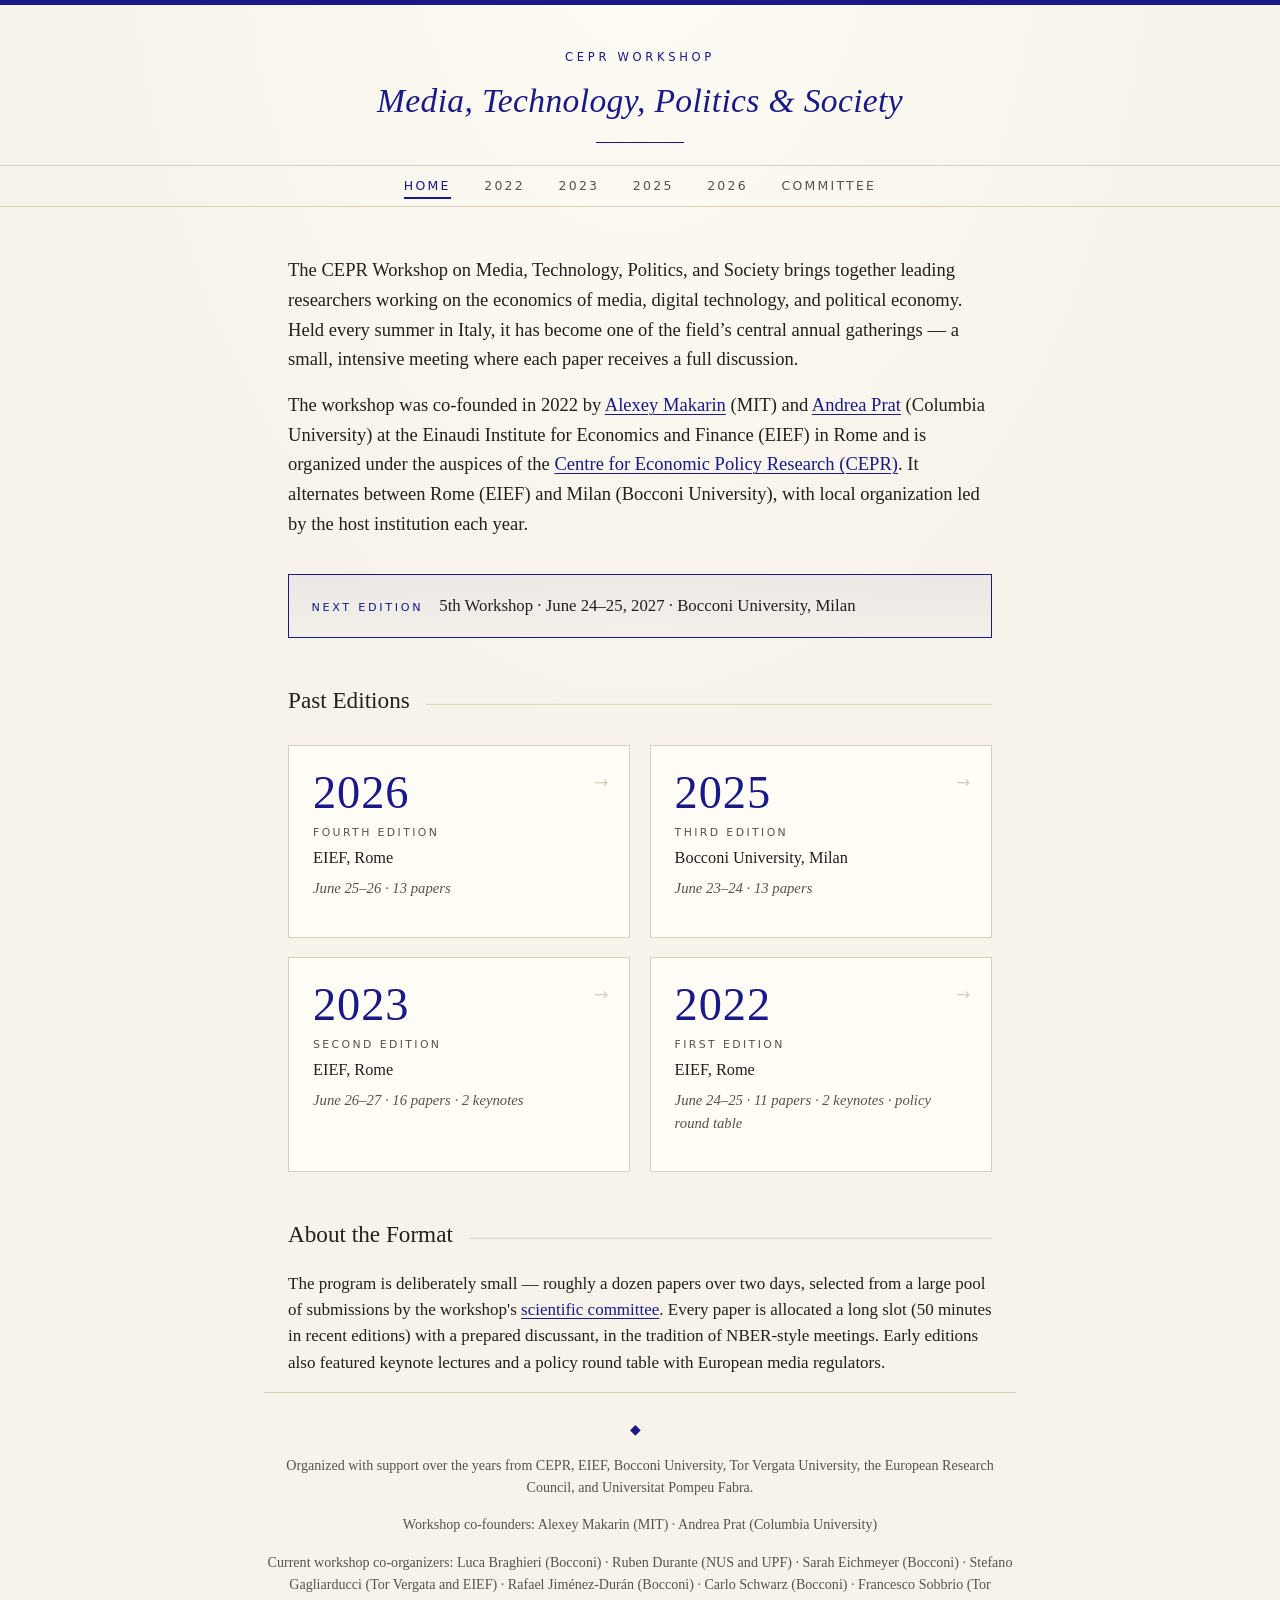
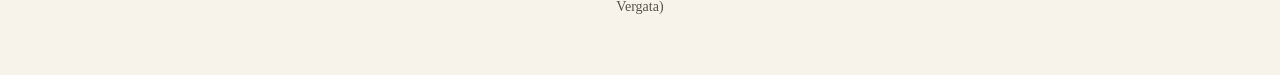
<file: index.html>
<!DOCTYPE html>
<html lang="en">
<head>
<meta charset="utf-8">
<meta name="viewport" content="width=device-width, initial-scale=1">
<title>CEPR Workshop on Media, Technology, Politics, and Society</title>
<meta name="description" content="Annual CEPR workshop bringing together leading researchers in the economics of media, technology, and political economy. Programs, participants, and photos from every edition since 2022.">
<link rel="icon" href="data:image/svg+xml,%3Csvg xmlns='http://www.w3.org/2000/svg' viewBox='0 0 16 16'%3E%3Crect x='3' y='3' width='10' height='10' transform='rotate(45 8 8)' fill='%23191988'/%3E%3C/svg%3E">
<link rel="stylesheet" href="assets/style.css">
<!-- Google tag (gtag.js) - same GA4 property as alexeymakarin.github.io;
     workshop pages are distinguishable in reports by the /cepr-media-workshop/ path -->
<script async src="https://www.googletagmanager.com/gtag/js?id=G-3PF0Y8LS38"></script>
<script>
  window.dataLayer = window.dataLayer || [];
  function gtag(){dataLayer.push(arguments);}
  gtag('js', new Date());
  gtag('config', 'G-3PF0Y8LS38');
</script>
</head>
<body>

<header class="masthead wrap">
  <span class="kicker">CEPR Workshop</span>
  <h1><em>Media, Technology, Politics &amp; Society</em></h1>
  <hr class="rule">
</header>

<nav class="site" aria-label="Site">
  <ul>
    <li><a href="index.html" aria-current="page">Home</a></li>
    <li><a href="editions/2022.html">2022</a></li>
    <li><a href="editions/2023.html">2023</a></li>
    <li><a href="editions/2025.html">2025</a></li>
    <li><a href="editions/2026.html">2026</a></li>
    <li><a href="committee.html">Committee</a></li>
  </ul>
</nav>

<main class="wrap">

  <p class="lede">The CEPR Workshop on Media, Technology, Politics, and Society brings together leading researchers working on the economics of media, digital technology, and political economy. Held every summer in Italy, it has become one of the field’s central annual gatherings — a small, intensive meeting where each paper receives a full discussion.</p>

  <p class="lede">The workshop was co-founded in 2022 by <a href="https://alexeymakarin.github.io/">Alexey Makarin</a> (MIT) and <a href="https://www.columbia.edu/~ap3116/">Andrea Prat</a> (Columbia University) at the Einaudi Institute for Economics and Finance (EIEF) in Rome and is organized under the auspices of the <a href="https://cepr.org">Centre for Economic Policy Research (CEPR)</a>. It alternates between Rome (EIEF) and Milan (Bocconi University), with local organization led by the host institution each year.</p>

  <div class="banner">
    <span class="label">Next Edition</span>
    <span class="what">5th Workshop · June 24–25, 2027 · Bocconi University, Milan</span>
  </div>

  <h2>Past Editions</h2>

  <div class="editions-grid">
    <a class="edition-card" href="editions/2026.html">
      <span class="year">2026</span>
      <span class="nth">Fourth Edition</span>
      <span class="venue">EIEF, Rome</span>
      <p class="detail">June 25–26 · 13 papers</p>
    </a>
    <a class="edition-card" href="editions/2025.html">
      <span class="year">2025</span>
      <span class="nth">Third Edition</span>
      <span class="venue">Bocconi University, Milan</span>
      <p class="detail">June 23–24 · 13 papers</p>
    </a>
    <a class="edition-card" href="editions/2023.html">
      <span class="year">2023</span>
      <span class="nth">Second Edition</span>
      <span class="venue">EIEF, Rome</span>
      <p class="detail">June 26–27 · 16 papers · 2 keynotes</p>
    </a>
    <a class="edition-card" href="editions/2022.html">
      <span class="year">2022</span>
      <span class="nth">First Edition</span>
      <span class="venue">EIEF, Rome</span>
      <p class="detail">June 24–25 · 11 papers · 2 keynotes · policy round table</p>
    </a>
  </div>

  <h2>About the Format</h2>
  <p>The program is deliberately small — roughly a dozen papers over two days, selected from a large pool of submissions by the workshop's <a href="committee.html">scientific committee</a>. Every paper is allocated a long slot (50 minutes in recent editions) with a prepared discussant, in the tradition of NBER-style meetings. Early editions also featured keynote lectures and a policy round table with European media regulators.</p>

</main>

<footer class="site wrap">
  <span class="rule-dot">◆</span>
  <p>Organized with support over the years from CEPR, EIEF, Bocconi University, Tor Vergata University, the European Research Council, and Universitat Pompeu Fabra.</p>
  <p>Workshop co-founders: Alexey Makarin (MIT) · Andrea Prat (Columbia University)</p>
  <p>Current workshop co-organizers: Luca Braghieri (Bocconi) · Ruben Durante (NUS and UPF) · Sarah Eichmeyer (Bocconi) · Stefano Gagliarducci (Tor Vergata and EIEF) · Rafael Jiménez-Durán (Bocconi) · Carlo Schwarz (Bocconi) · Francesco Sobbrio (Tor Vergata)</p>
</footer>

</body>
</html>
</file>
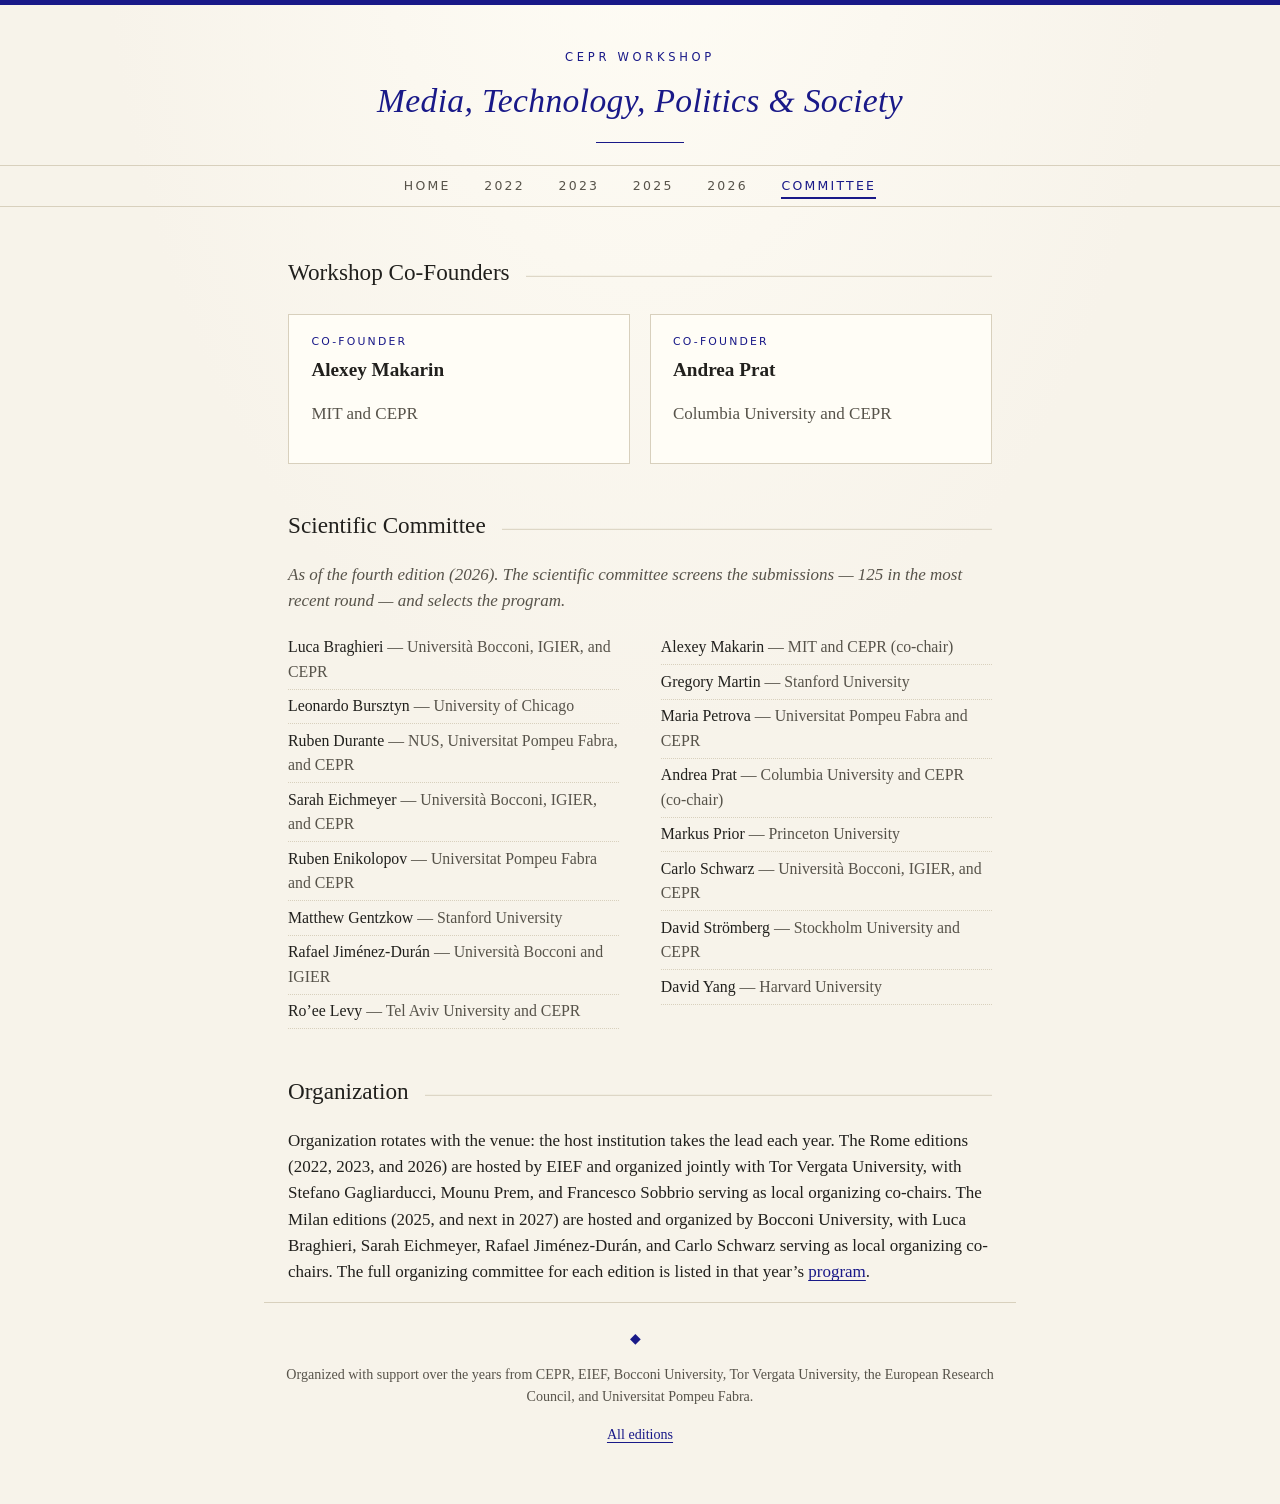
<file: committee.html>
<!DOCTYPE html>
<html lang="en">
<head>
<meta charset="utf-8">
<meta name="viewport" content="width=device-width, initial-scale=1">
<title>Committee · CEPR Workshop on Media, Technology, Politics, and Society</title>
<meta name="description" content="Co-founders and scientific committee of the CEPR Workshop on Media, Technology, Politics, and Society.">
<link rel="icon" href="data:image/svg+xml,%3Csvg xmlns='http://www.w3.org/2000/svg' viewBox='0 0 16 16'%3E%3Crect x='3' y='3' width='10' height='10' transform='rotate(45 8 8)' fill='%23191988'/%3E%3C/svg%3E">
<link rel="stylesheet" href="assets/style.css">
<!-- Google tag (gtag.js) - same GA4 property as alexeymakarin.github.io;
     workshop pages are distinguishable in reports by the /cepr-media-workshop/ path -->
<script async src="https://www.googletagmanager.com/gtag/js?id=G-3PF0Y8LS38"></script>
<script>
  window.dataLayer = window.dataLayer || [];
  function gtag(){dataLayer.push(arguments);}
  gtag('js', new Date());
  gtag('config', 'G-3PF0Y8LS38');
</script>
</head>
<body>

<header class="masthead wrap">
  <span class="kicker">CEPR Workshop</span>
  <h1><a href="index.html"><em>Media, Technology, Politics &amp; Society</em></a></h1>
  <hr class="rule">
</header>

<nav class="site" aria-label="Site">
  <ul>
    <li><a href="index.html">Home</a></li>
    <li><a href="editions/2022.html">2022</a></li>
    <li><a href="editions/2023.html">2023</a></li>
    <li><a href="editions/2025.html">2025</a></li>
    <li><a href="editions/2026.html">2026</a></li>
    <li><a href="committee.html" aria-current="page">Committee</a></li>
  </ul>
</nav>

<main class="wrap">

  <h2>Workshop Co-Founders</h2>
  <div class="chairs">
    <div class="chair-card">
      <span class="role">Co-Founder</span>
      <p class="name">Alexey Makarin</p>
      <p class="muted">MIT and CEPR</p>
    </div>
    <div class="chair-card">
      <span class="role">Co-Founder</span>
      <p class="name">Andrea Prat</p>
      <p class="muted">Columbia University and CEPR</p>
    </div>
  </div>

  <h2>Scientific Committee</h2>
  <p class="muted" style="font-style: italic;">As of the fourth edition (2026). The scientific committee screens the submissions — 125 in the most recent round — and selects the program.</p>
  <ul class="people">
    <li>Luca Braghieri <span class="aff">— Università Bocconi, IGIER, and CEPR</span></li>
    <li>Leonardo Bursztyn <span class="aff">— University of Chicago</span></li>
    <li>Ruben Durante <span class="aff">— NUS, Universitat Pompeu Fabra, and CEPR</span></li>
    <li>Sarah Eichmeyer <span class="aff">— Università Bocconi, IGIER, and CEPR</span></li>
    <li>Ruben Enikolopov <span class="aff">— Universitat Pompeu Fabra and CEPR</span></li>
    <li>Matthew Gentzkow <span class="aff">— Stanford University</span></li>
    <li>Rafael Jiménez-Durán <span class="aff">— Università Bocconi and IGIER</span></li>
    <li>Ro’ee Levy <span class="aff">— Tel Aviv University and CEPR</span></li>
    <li>Alexey Makarin <span class="aff">— MIT and CEPR (co-chair)</span></li>
    <li>Gregory Martin <span class="aff">— Stanford University</span></li>
    <li>Maria Petrova <span class="aff">— Universitat Pompeu Fabra and CEPR</span></li>
    <li>Andrea Prat <span class="aff">— Columbia University and CEPR (co-chair)</span></li>
    <li>Markus Prior <span class="aff">— Princeton University</span></li>
    <li>Carlo Schwarz <span class="aff">— Università Bocconi, IGIER, and CEPR</span></li>
    <li>David Strömberg <span class="aff">— Stockholm University and CEPR</span></li>
    <li>David Yang <span class="aff">— Harvard University</span></li>
  </ul>

  <h2>Organization</h2>
  <p>Organization rotates with the venue: the host institution takes the lead each year. The Rome editions (2022, 2023, and 2026) are hosted by EIEF and organized jointly with Tor Vergata University, with Stefano Gagliarducci, Mounu Prem, and Francesco Sobbrio serving as local organizing co-chairs. The Milan editions (2025, and next in 2027) are hosted and organized by Bocconi University, with Luca Braghieri, Sarah Eichmeyer, Rafael Jiménez-Durán, and Carlo Schwarz serving as local organizing co-chairs. The full organizing committee for each edition is listed in that year’s <a href="files/program-2026.pdf">program</a>.</p>

</main>

<footer class="site wrap">
  <span class="rule-dot">◆</span>
  <p>Organized with support over the years from CEPR, EIEF, Bocconi University, Tor Vergata University, the European Research Council, and Universitat Pompeu Fabra.</p>
  <p><a href="index.html">All editions</a></p>
</footer>

</body>
</html>
</file>
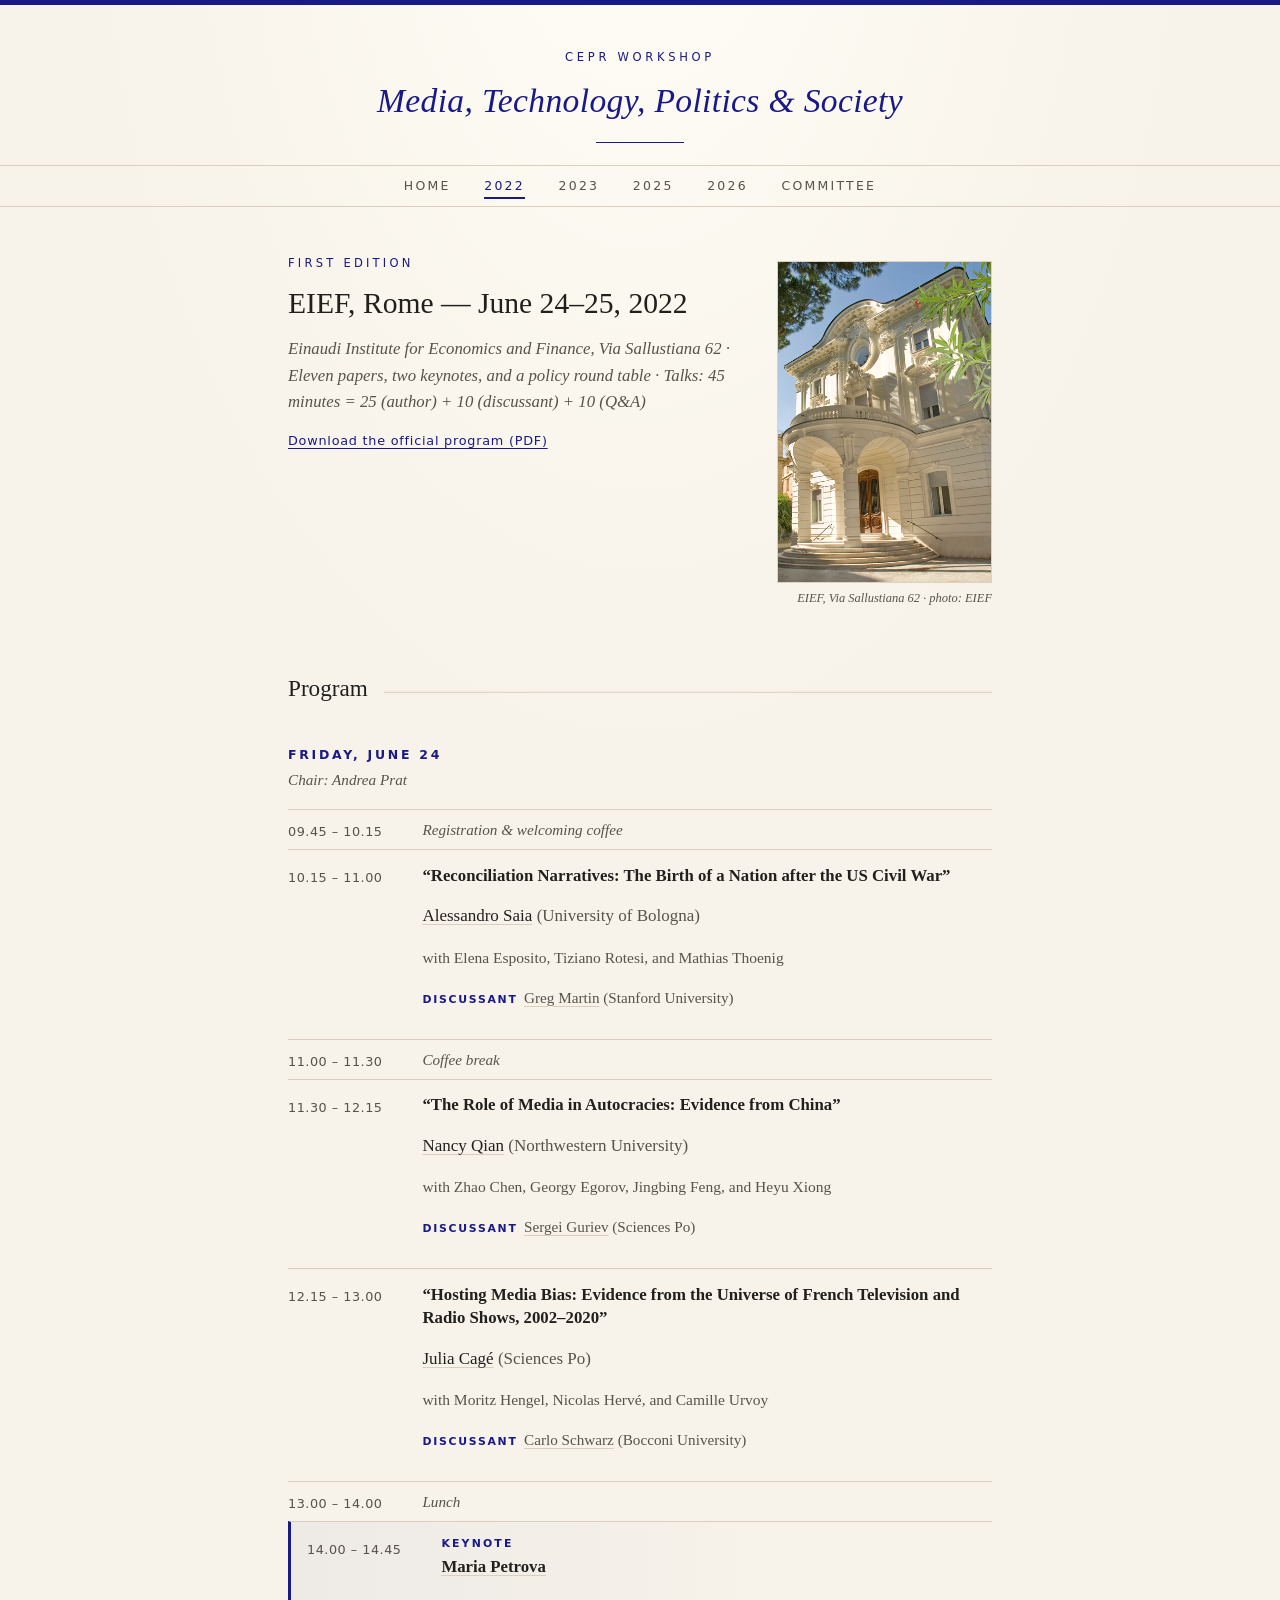
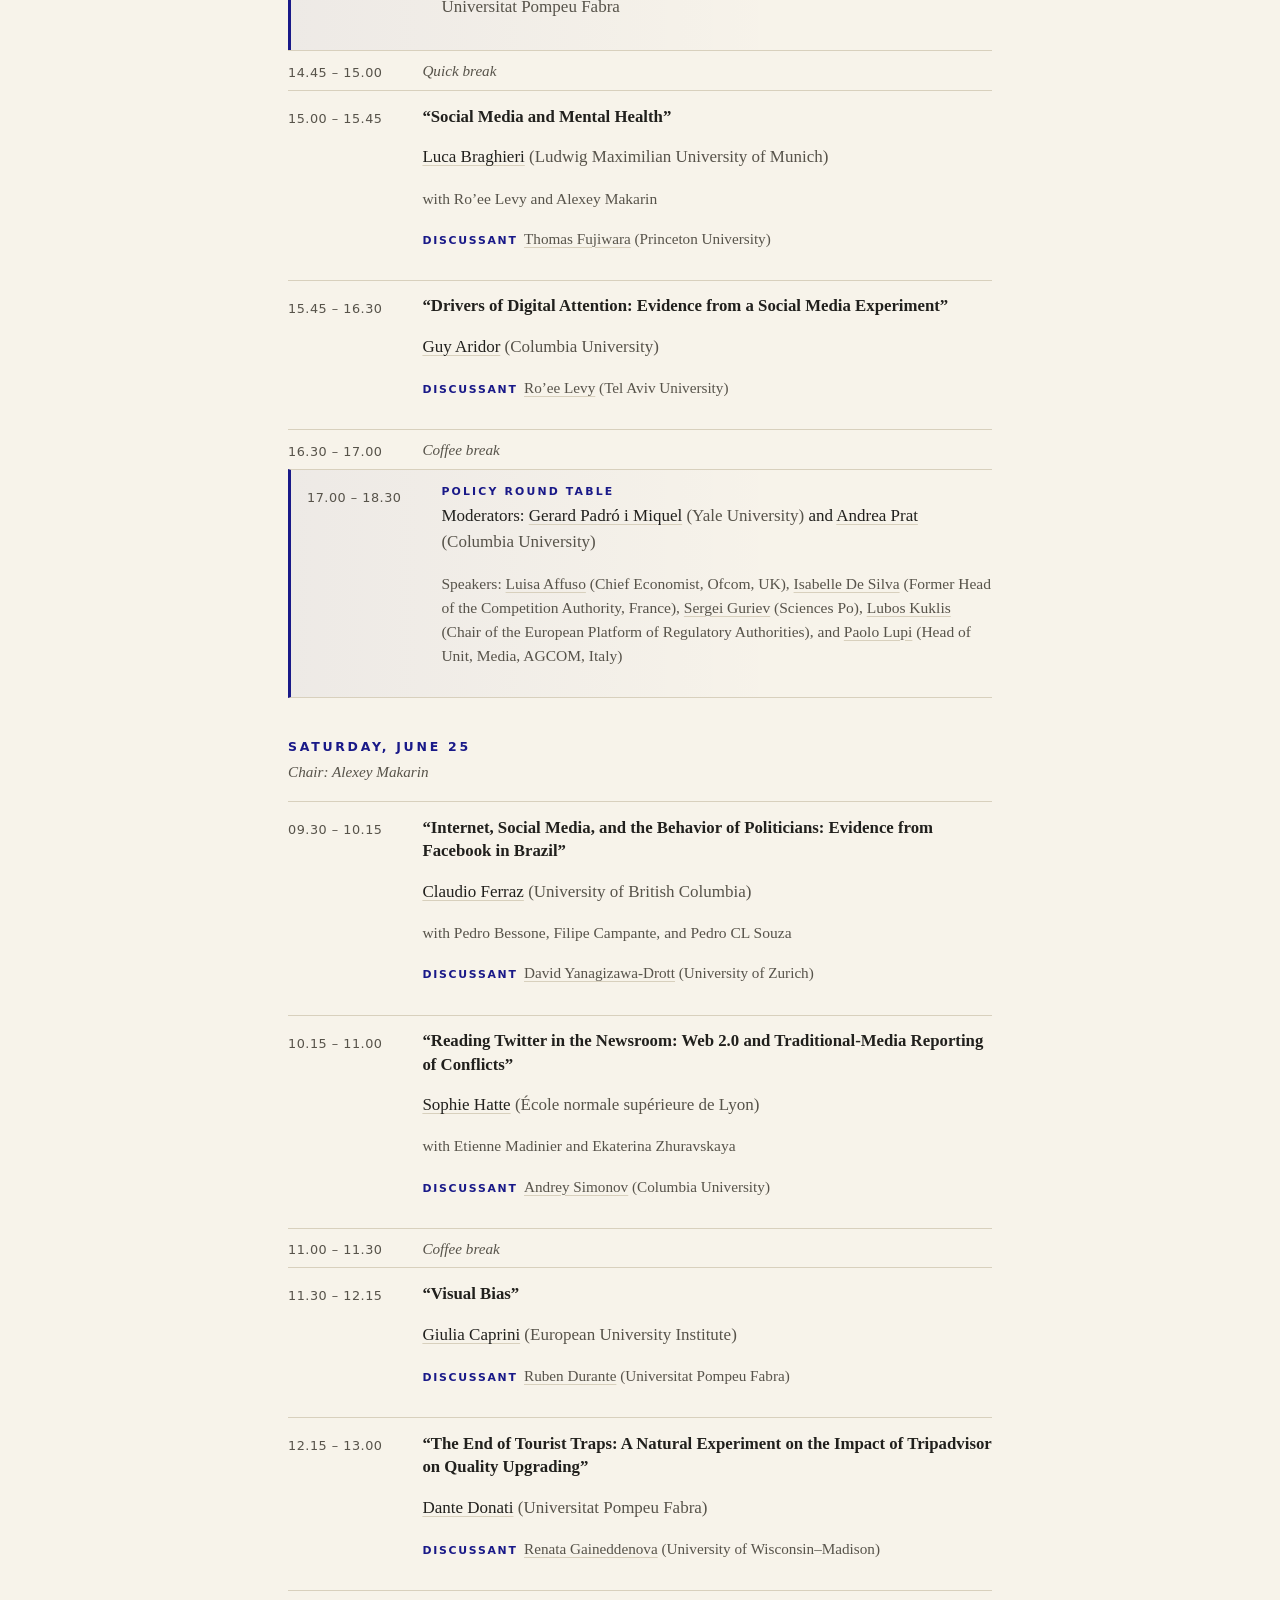
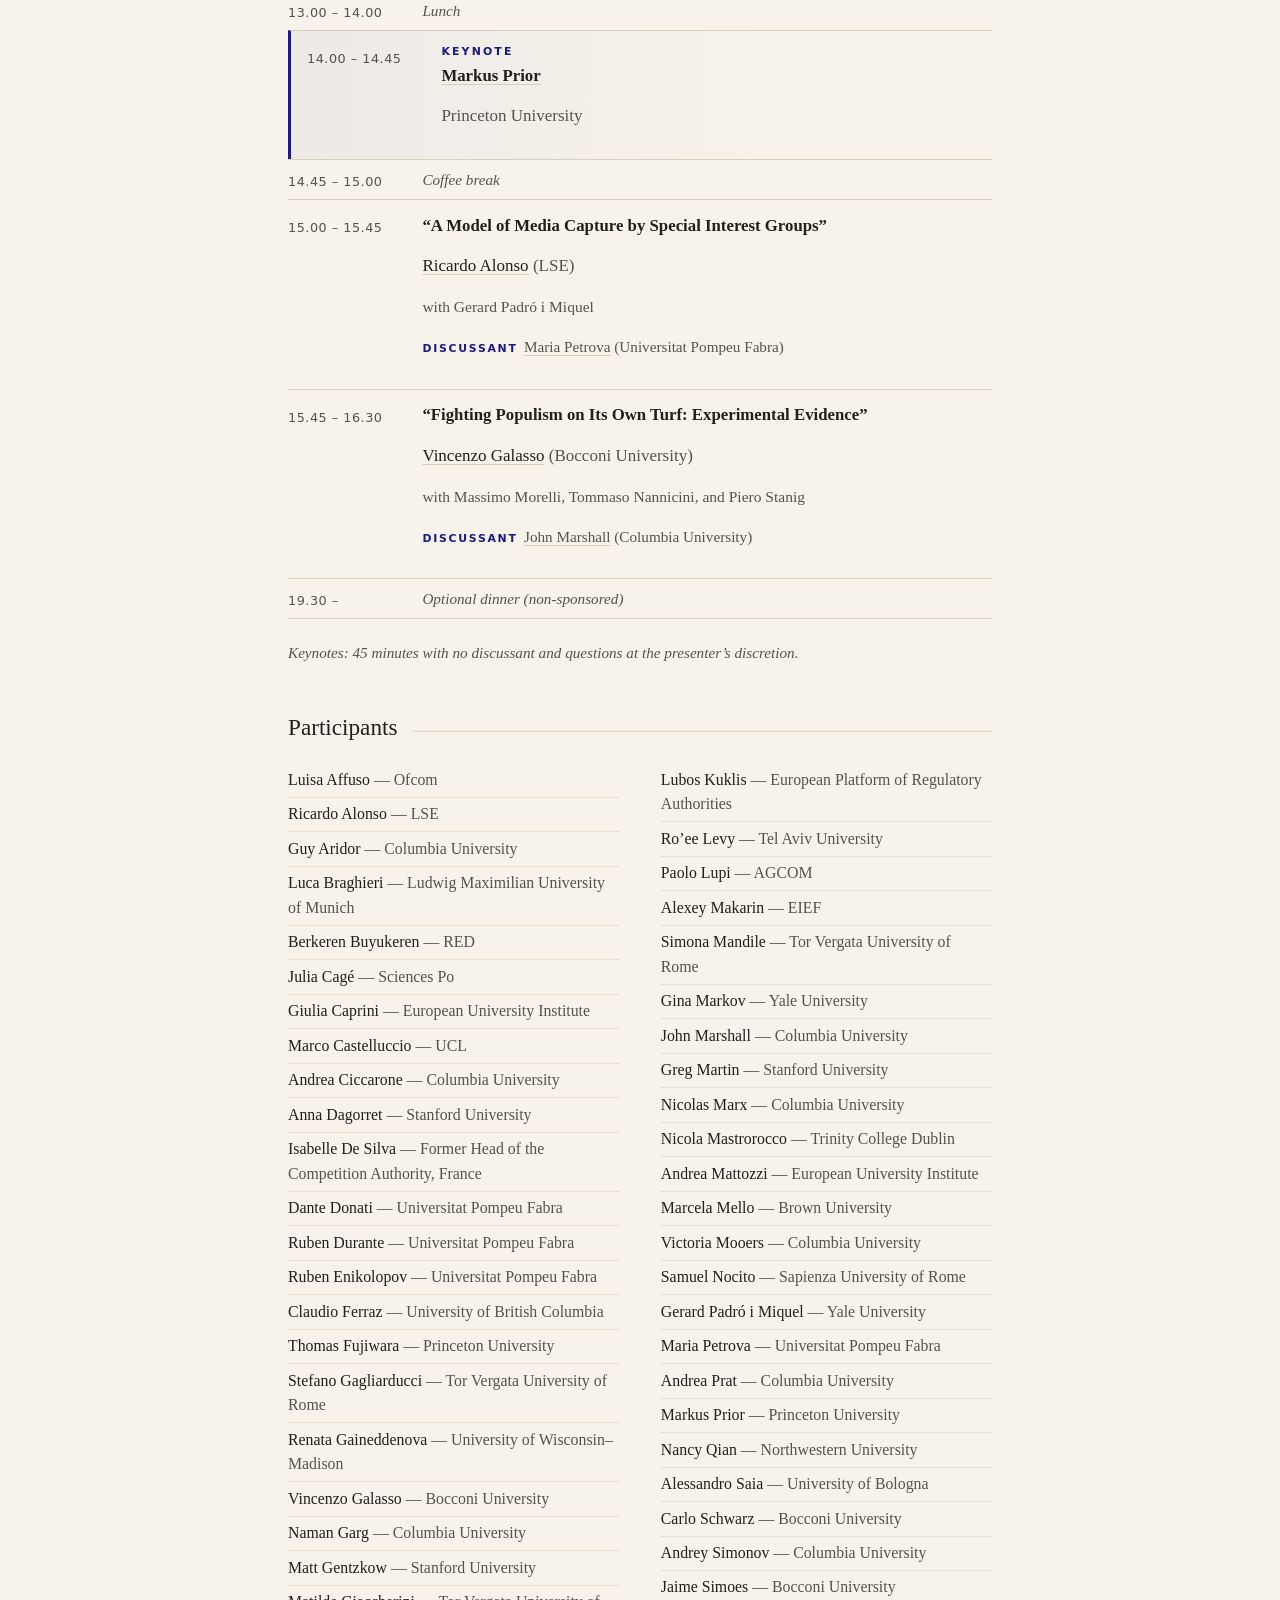
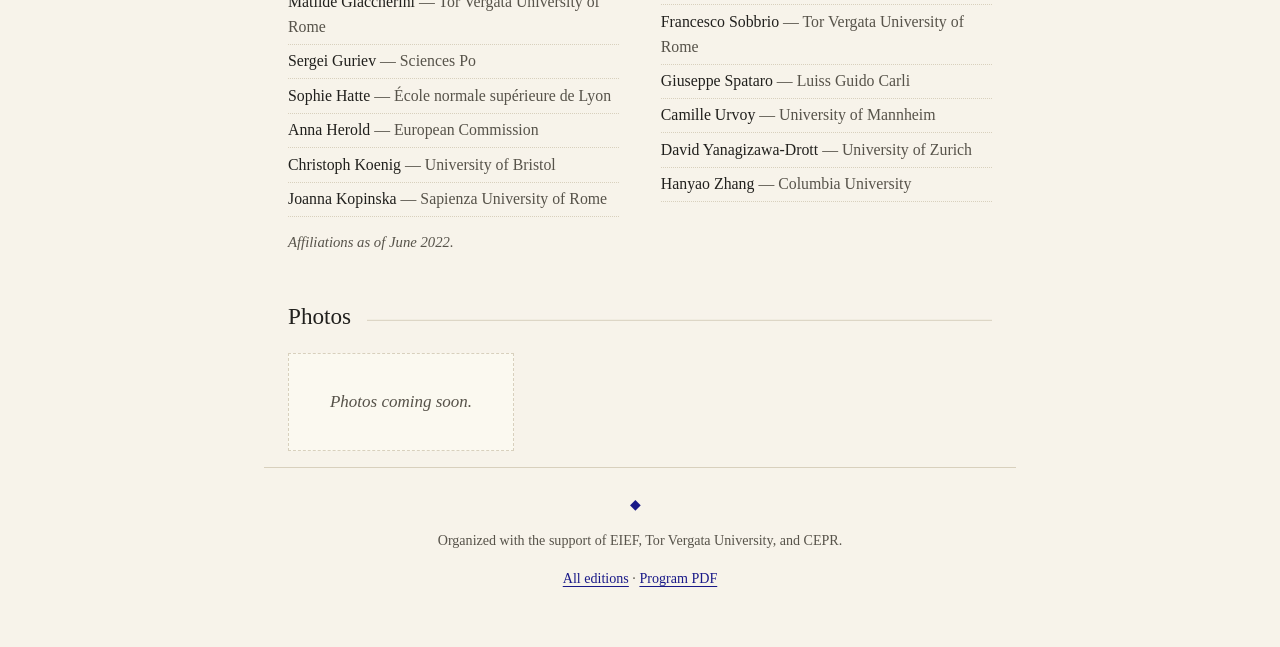
<file: editions/2022.html>
<!DOCTYPE html>
<html lang="en">
<head>
<meta charset="utf-8">
<meta name="viewport" content="width=device-width, initial-scale=1">
<title>1st Workshop — 2022 · CEPR Workshop on Media, Technology, Politics, and Society</title>
<meta name="description" content="Program and participants of the 1st CEPR Workshop on Media, Technology, Politics, and Society — EIEF, Rome, June 24–25, 2022.">
<link rel="icon" href="data:image/svg+xml,%3Csvg xmlns='http://www.w3.org/2000/svg' viewBox='0 0 16 16'%3E%3Crect x='3' y='3' width='10' height='10' transform='rotate(45 8 8)' fill='%23191988'/%3E%3C/svg%3E">
<link rel="stylesheet" href="../assets/style.css">
<!-- Google tag (gtag.js) - same GA4 property as alexeymakarin.github.io;
     workshop pages are distinguishable in reports by the /cepr-media-workshop/ path -->
<script async src="https://www.googletagmanager.com/gtag/js?id=G-3PF0Y8LS38"></script>
<script>
  window.dataLayer = window.dataLayer || [];
  function gtag(){dataLayer.push(arguments);}
  gtag('js', new Date());
  gtag('config', 'G-3PF0Y8LS38');
</script>
</head>
<body>

<header class="masthead wrap">
  <span class="kicker">CEPR Workshop</span>
  <h1><a href="../index.html"><em>Media, Technology, Politics &amp; Society</em></a></h1>
  <hr class="rule">
</header>

<nav class="site" aria-label="Site">
  <ul>
    <li><a href="../index.html">Home</a></li>
    <li><a href="2022.html" aria-current="page">2022</a></li>
    <li><a href="2023.html">2023</a></li>
    <li><a href="2025.html">2025</a></li>
    <li><a href="2026.html">2026</a></li>
    <li><a href="../committee.html">Committee</a></li>
  </ul>
</nav>

<main class="wrap">

  <div class="edition-head">
    <figure class="postcard">
      <img src="../photos/venue/eief-rome.jpg" alt="The EIEF villa at Via Sallustiana 62, Rome" loading="lazy">
      <figcaption>EIEF, Via Sallustiana 62 · photo: EIEF</figcaption>
    </figure>
    <span class="nth">First Edition</span>
    <h2 class="title">EIEF, Rome — June 24–25, 2022</h2>
    <p class="meta">Einaudi Institute for Economics and Finance, Via Sallustiana 62 · Eleven papers, two keynotes, and a policy round table · Talks: 45 minutes = 25 (author) + 10 (discussant) + 10 (Q&amp;A)</p>
    <p class="actions"><a href="../files/program-2022.pdf">Download the official program (PDF)</a></p>
  </div>

  <h2 id="program">Program</h2>

  <section class="day">
    <h3>Friday, June 24</h3>
    <p class="chair">Chair: Andrea Prat</p>
    <ol class="sessions">
      <li class="session break"><span class="time">09.45 – 10.15</span><span class="what">Registration &amp; welcoming coffee</span></li>
      <li class="session">
        <span class="time">10.15 – 11.00</span>
        <div>
          <p class="paper-title">“Reconciliation Narratives: The Birth of a Nation after the US Civil War”</p>
          <p class="authors"><a href="https://sites.google.com/site/asaia9585/alessandro-saia">Alessandro Saia</a> <span class="aff">(University of Bologna)</span></p>
          <p class="coauthors">with Elena Esposito, Tiziano Rotesi, and Mathias Thoenig</p>
          <p class="discussant"><b>Discussant</b><a href="https://web.stanford.edu/~gjmartin/">Greg Martin</a> (Stanford University)</p>
        </div>
      </li>
      <li class="session break"><span class="time">11.00 – 11.30</span><span class="what">Coffee break</span></li>
      <li class="session">
        <span class="time">11.30 – 12.15</span>
        <div>
          <p class="paper-title">“The Role of Media in Autocracies: Evidence from China”</p>
          <p class="authors"><a href="https://nancyqian.org/">Nancy Qian</a> <span class="aff">(Northwestern University)</span></p>
          <p class="coauthors">with Zhao Chen, Georgy Egorov, Jingbing Feng, and Heyu Xiong</p>
          <p class="discussant"><b>Discussant</b><a href="https://sites.google.com/site/sguriev/">Sergei Guriev</a> (Sciences Po)</p>
        </div>
      </li>
      <li class="session">
        <span class="time">12.15 – 13.00</span>
        <div>
          <p class="paper-title">“Hosting Media Bias: Evidence from the Universe of French Television and Radio Shows, 2002–2020”</p>
          <p class="authors"><a href="https://juliacage.com/">Julia Cagé</a> <span class="aff">(Sciences Po)</span></p>
          <p class="coauthors">with Moritz Hengel, Nicolas Hervé, and Camille Urvoy</p>
          <p class="discussant"><b>Discussant</b><a href="https://carloschwarz.eu/">Carlo Schwarz</a> (Bocconi University)</p>
        </div>
      </li>
      <li class="session break"><span class="time">13.00 – 14.00</span><span class="what">Lunch</span></li>
      <li class="session special">
        <span class="time">14.00 – 14.45</span>
        <div>
          <span class="kind">Keynote</span>
          <p class="paper-title"><a href="https://sites.google.com/site/mariapetrovaphd/">Maria Petrova</a></p>
          <p class="authors"><span class="aff">Universitat Pompeu Fabra</span></p>
        </div>
      </li>
      <li class="session break"><span class="time">14.45 – 15.00</span><span class="what">Quick break</span></li>
      <li class="session">
        <span class="time">15.00 – 15.45</span>
        <div>
          <p class="paper-title">“Social Media and Mental Health”</p>
          <p class="authors"><a href="https://www.lucabraghieri.com/">Luca Braghieri</a> <span class="aff">(Ludwig Maximilian University of Munich)</span></p>
          <p class="coauthors">with Ro’ee Levy and Alexey Makarin</p>
          <p class="discussant"><b>Discussant</b><a href="https://sites.google.com/view/tfujiwara/home">Thomas Fujiwara</a> (Princeton University)</p>
        </div>
      </li>
      <li class="session">
        <span class="time">15.45 – 16.30</span>
        <div>
          <p class="paper-title">“Drivers of Digital Attention: Evidence from a Social Media Experiment”</p>
          <p class="authors"><a href="https://www.guyaridor.net/">Guy Aridor</a> <span class="aff">(Columbia University)</span></p>
          <p class="discussant"><b>Discussant</b><a href="https://www.roeelevy.com/">Ro’ee Levy</a> (Tel Aviv University)</p>
        </div>
      </li>
      <li class="session break"><span class="time">16.30 – 17.00</span><span class="what">Coffee break</span></li>
      <li class="session special">
        <span class="time">17.00 – 18.30</span>
        <div>
          <span class="kind">Policy Round Table</span>
          <p class="authors">Moderators: <a href="https://gerardpadro.com/">Gerard Padró i Miquel</a> <span class="aff">(Yale University)</span> and <a href="https://www.columbia.edu/~ap3116/">Andrea Prat</a> <span class="aff">(Columbia University)</span></p>
          <p class="coauthors">Speakers: <a href="https://www.iicom.org/profile/luisa-affuso/">Luisa Affuso</a> (Chief Economist, Ofcom, UK), <a href="https://chairgovreg.fondation-dauphine.fr/en/isabelle-de-silva">Isabelle De Silva</a> (Former Head of the Competition Authority, France), <a href="https://sites.google.com/site/sguriev/">Sergei Guriev</a> (Sciences Po), <a href="https://www.iicom.org/profile/lubos-kuklis/">Lubos Kuklis</a> (Chair of the European Platform of Regulatory Authorities), and <a href="https://scholar.google.com/citations?user=oL9iHSQAAAAJ&amp;hl=en">Paolo Lupi</a> (Head of Unit, Media, AGCOM, Italy)</p>
        </div>
      </li>
    </ol>
  </section>

  <section class="day">
    <h3>Saturday, June 25</h3>
    <p class="chair">Chair: Alexey Makarin</p>
    <ol class="sessions">
      <li class="session">
        <span class="time">09.30 – 10.15</span>
        <div>
          <p class="paper-title">“Internet, Social Media, and the Behavior of Politicians: Evidence from Facebook in Brazil”</p>
          <p class="authors"><a href="https://sites.google.com/site/claudferraz/">Claudio Ferraz</a> <span class="aff">(University of British Columbia)</span></p>
          <p class="coauthors">with Pedro Bessone, Filipe Campante, and Pedro CL Souza</p>
          <p class="discussant"><b>Discussant</b><a href="https://yanagizawadrott.com/">David Yanagizawa-Drott</a> (University of Zurich)</p>
        </div>
      </li>
      <li class="session">
        <span class="time">10.15 – 11.00</span>
        <div>
          <p class="paper-title">“Reading Twitter in the Newsroom: Web 2.0 and Traditional-Media Reporting of Conflicts”</p>
          <p class="authors"><a href="https://sites.google.com/site/sophiehatte/">Sophie Hatte</a> <span class="aff">(École normale supérieure de Lyon)</span></p>
          <p class="coauthors">with Etienne Madinier and Ekaterina Zhuravskaya</p>
          <p class="discussant"><b>Discussant</b><a href="https://www.andreysimonov.com/">Andrey Simonov</a> (Columbia University)</p>
        </div>
      </li>
      <li class="session break"><span class="time">11.00 – 11.30</span><span class="what">Coffee break</span></li>
      <li class="session">
        <span class="time">11.30 – 12.15</span>
        <div>
          <p class="paper-title">“Visual Bias”</p>
          <p class="authors"><a href="https://www.giuliacaprini.com/">Giulia Caprini</a> <span class="aff">(European University Institute)</span></p>
          <p class="discussant"><b>Discussant</b><a href="https://www.rubendurante.net/">Ruben Durante</a> (Universitat Pompeu Fabra)</p>
        </div>
      </li>
      <li class="session">
        <span class="time">12.15 – 13.00</span>
        <div>
          <p class="paper-title">“The End of Tourist Traps: A Natural Experiment on the Impact of Tripadvisor on Quality Upgrading”</p>
          <p class="authors"><a href="https://sites.google.com/site/dantedonatiphd">Dante Donati</a> <span class="aff">(Universitat Pompeu Fabra)</span></p>
          <p class="discussant"><b>Discussant</b><a href="https://www.gaineddenova.com/">Renata Gaineddenova</a> (University of Wisconsin–Madison)</p>
        </div>
      </li>
      <li class="session break"><span class="time">13.00 – 14.00</span><span class="what">Lunch</span></li>
      <li class="session special">
        <span class="time">14.00 – 14.45</span>
        <div>
          <span class="kind">Keynote</span>
          <p class="paper-title"><a href="https://politics.princeton.edu/people/markus-prior">Markus Prior</a></p>
          <p class="authors"><span class="aff">Princeton University</span></p>
        </div>
      </li>
      <li class="session break"><span class="time">14.45 – 15.00</span><span class="what">Coffee break</span></li>
      <li class="session">
        <span class="time">15.00 – 15.45</span>
        <div>
          <p class="paper-title">“A Model of Media Capture by Special Interest Groups”</p>
          <p class="authors"><a href="https://sites.google.com/site/ricardoalonsowebsite/">Ricardo Alonso</a> <span class="aff">(LSE)</span></p>
          <p class="coauthors">with Gerard Padró i Miquel</p>
          <p class="discussant"><b>Discussant</b><a href="https://sites.google.com/site/mariapetrovaphd/">Maria Petrova</a> (Universitat Pompeu Fabra)</p>
        </div>
      </li>
      <li class="session">
        <span class="time">15.45 – 16.30</span>
        <div>
          <p class="paper-title">“Fighting Populism on Its Own Turf: Experimental Evidence”</p>
          <p class="authors"><a href="https://www.vincenzogalasso.it/">Vincenzo Galasso</a> <span class="aff">(Bocconi University)</span></p>
          <p class="coauthors">with Massimo Morelli, Tommaso Nannicini, and Piero Stanig</p>
          <p class="discussant"><b>Discussant</b><a href="https://john-l-marshall.github.io/">John Marshall</a> (Columbia University)</p>
        </div>
      </li>
      <li class="session break"><span class="time">19.30 –</span><span class="what">Optional dinner (non-sponsored)</span></li>
    </ol>
  </section>

  <p class="timing-note">Keynotes: 45 minutes with no discussant and questions at the presenter’s discretion.</p>

  <h2 id="participants">Participants</h2>
  <ul class="people">
    <li>Luisa Affuso <span class="aff">— Ofcom</span></li>
    <li>Ricardo Alonso <span class="aff">— LSE</span></li>
    <li>Guy Aridor <span class="aff">— Columbia University</span></li>
    <li>Luca Braghieri <span class="aff">— Ludwig Maximilian University of Munich</span></li>
    <li>Berkeren Buyukeren <span class="aff">— RED</span></li>
    <li>Julia Cagé <span class="aff">— Sciences Po</span></li>
    <li>Giulia Caprini <span class="aff">— European University Institute</span></li>
    <li>Marco Castelluccio <span class="aff">— UCL</span></li>
    <li>Andrea Ciccarone <span class="aff">— Columbia University</span></li>
    <li>Anna Dagorret <span class="aff">— Stanford University</span></li>
    <li>Isabelle De Silva <span class="aff">— Former Head of the Competition Authority, France</span></li>
    <li>Dante Donati <span class="aff">— Universitat Pompeu Fabra</span></li>
    <li>Ruben Durante <span class="aff">— Universitat Pompeu Fabra</span></li>
    <li>Ruben Enikolopov <span class="aff">— Universitat Pompeu Fabra</span></li>
    <li>Claudio Ferraz <span class="aff">— University of British Columbia</span></li>
    <li>Thomas Fujiwara <span class="aff">— Princeton University</span></li>
    <li>Stefano Gagliarducci <span class="aff">— Tor Vergata University of Rome</span></li>
    <li>Renata Gaineddenova <span class="aff">— University of Wisconsin–Madison</span></li>
    <li>Vincenzo Galasso <span class="aff">— Bocconi University</span></li>
    <li>Naman Garg <span class="aff">— Columbia University</span></li>
    <li>Matt Gentzkow <span class="aff">— Stanford University</span></li>
    <li>Matilde Giaccherini <span class="aff">— Tor Vergata University of Rome</span></li>
    <li>Sergei Guriev <span class="aff">— Sciences Po</span></li>
    <li>Sophie Hatte <span class="aff">— École normale supérieure de Lyon</span></li>
    <li>Anna Herold <span class="aff">— European Commission</span></li>
    <li>Christoph Koenig <span class="aff">— University of Bristol</span></li>
    <li>Joanna Kopinska <span class="aff">— Sapienza University of Rome</span></li>
    <li>Lubos Kuklis <span class="aff">— European Platform of Regulatory Authorities</span></li>
    <li>Ro’ee Levy <span class="aff">— Tel Aviv University</span></li>
    <li>Paolo Lupi <span class="aff">— AGCOM</span></li>
    <li>Alexey Makarin <span class="aff">— EIEF</span></li>
    <li>Simona Mandile <span class="aff">— Tor Vergata University of Rome</span></li>
    <li>Gina Markov <span class="aff">— Yale University</span></li>
    <li>John Marshall <span class="aff">— Columbia University</span></li>
    <li>Greg Martin <span class="aff">— Stanford University</span></li>
    <li>Nicolas Marx <span class="aff">— Columbia University</span></li>
    <li>Nicola Mastrorocco <span class="aff">— Trinity College Dublin</span></li>
    <li>Andrea Mattozzi <span class="aff">— European University Institute</span></li>
    <li>Marcela Mello <span class="aff">— Brown University</span></li>
    <li>Victoria Mooers <span class="aff">— Columbia University</span></li>
    <li>Samuel Nocito <span class="aff">— Sapienza University of Rome</span></li>
    <li>Gerard Padró i Miquel <span class="aff">— Yale University</span></li>
    <li>Maria Petrova <span class="aff">— Universitat Pompeu Fabra</span></li>
    <li>Andrea Prat <span class="aff">— Columbia University</span></li>
    <li>Markus Prior <span class="aff">— Princeton University</span></li>
    <li>Nancy Qian <span class="aff">— Northwestern University</span></li>
    <li>Alessandro Saia <span class="aff">— University of Bologna</span></li>
    <li>Carlo Schwarz <span class="aff">— Bocconi University</span></li>
    <li>Andrey Simonov <span class="aff">— Columbia University</span></li>
    <li>Jaime Simoes <span class="aff">— Bocconi University</span></li>
    <li>Francesco Sobbrio <span class="aff">— Tor Vergata University of Rome</span></li>
    <li>Giuseppe Spataro <span class="aff">— Luiss Guido Carli</span></li>
    <li>Camille Urvoy <span class="aff">— University of Mannheim</span></li>
    <li>David Yanagizawa-Drott <span class="aff">— University of Zurich</span></li>
    <li>Hanyao Zhang <span class="aff">— Columbia University</span></li>
  </ul>
  <p class="people-note">Affiliations as of June 2022.</p>

  <h2 id="photos">Photos</h2>
  <div class="gallery">
    <p class="coming-soon">Photos coming soon.</p>
    <!-- To add a photo: drop the file in photos/2022/ and add one line like:
    <figure><a href="../photos/2022/01.jpg"><img src="../photos/2022/01.jpg" alt="Workshop session at EIEF" loading="lazy"></a></figure>
    -->
  </div>

</main>

<footer class="site wrap">
  <span class="rule-dot">◆</span>
  <p>Organized with the support of EIEF, Tor Vergata University, and CEPR.</p>
  <p><a href="../index.html">All editions</a> · <a href="../files/program-2022.pdf">Program PDF</a></p>
</footer>

</body>
</html>
</file>
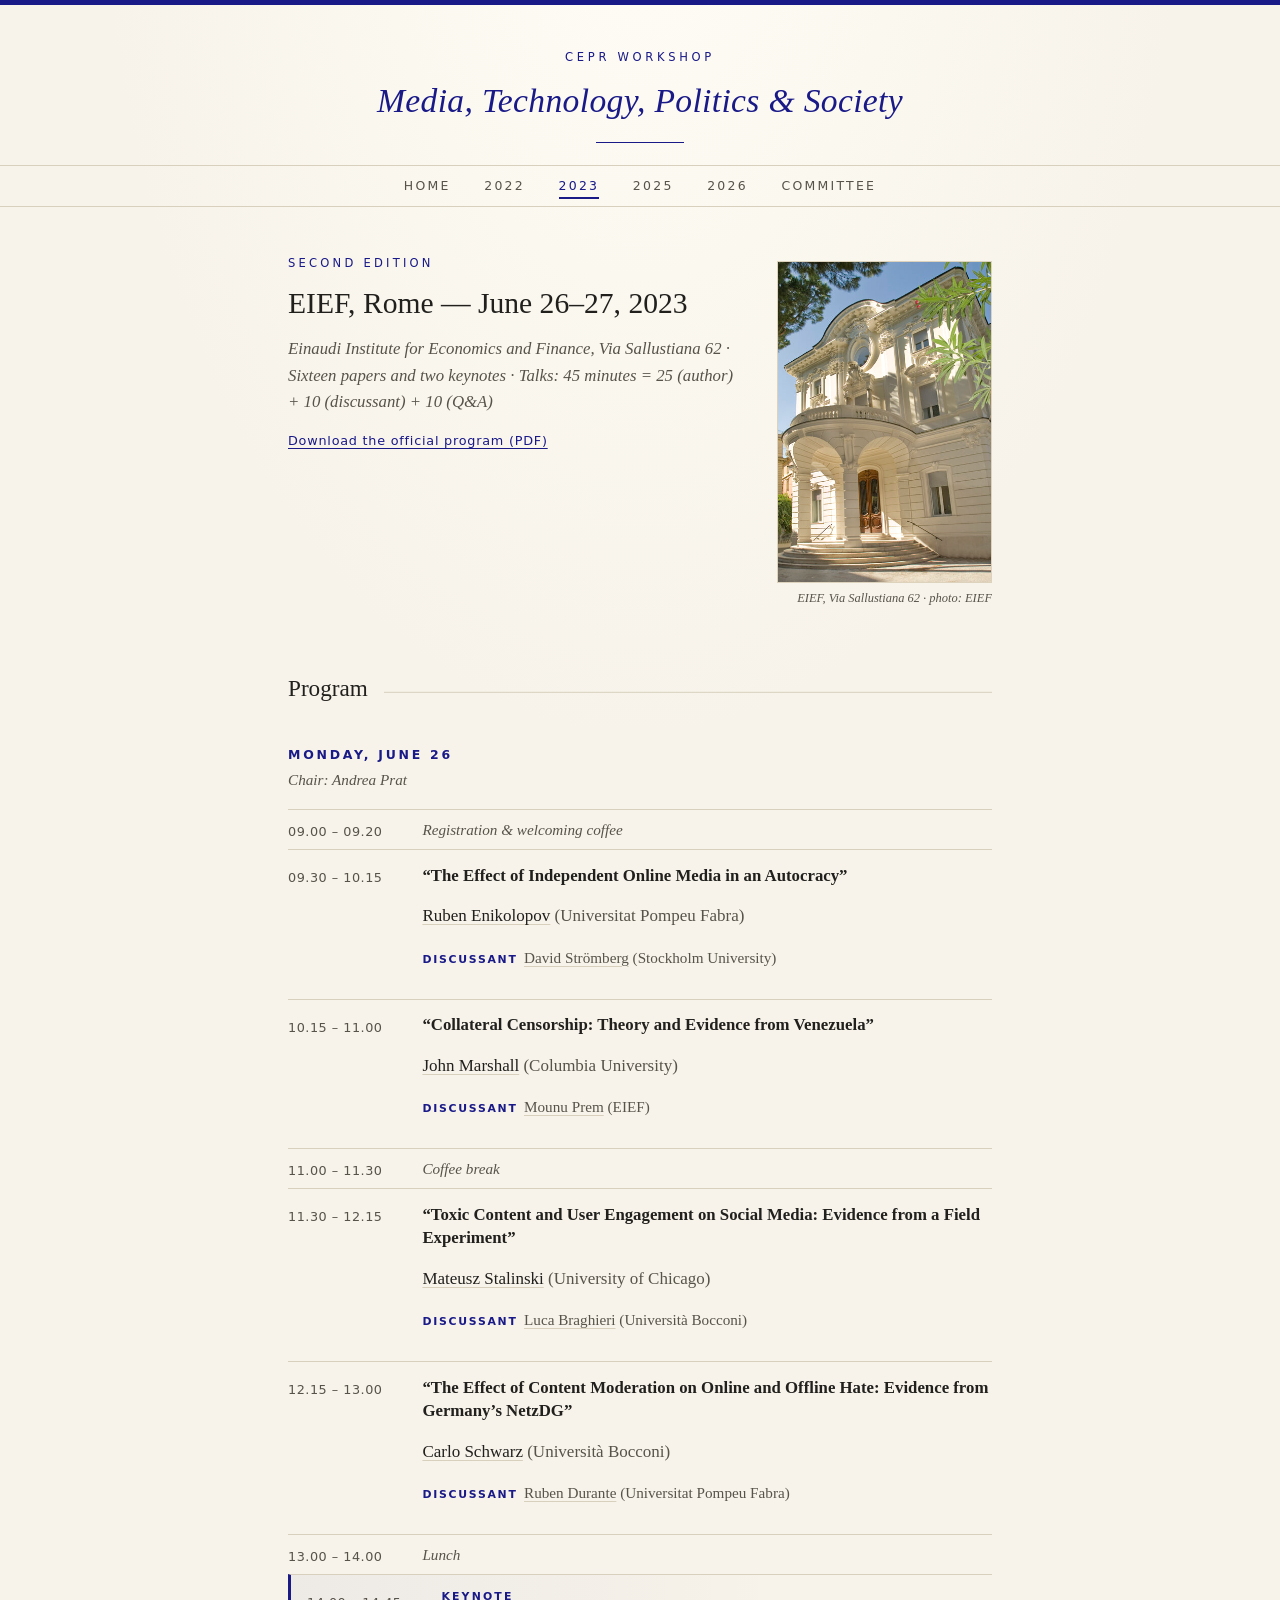
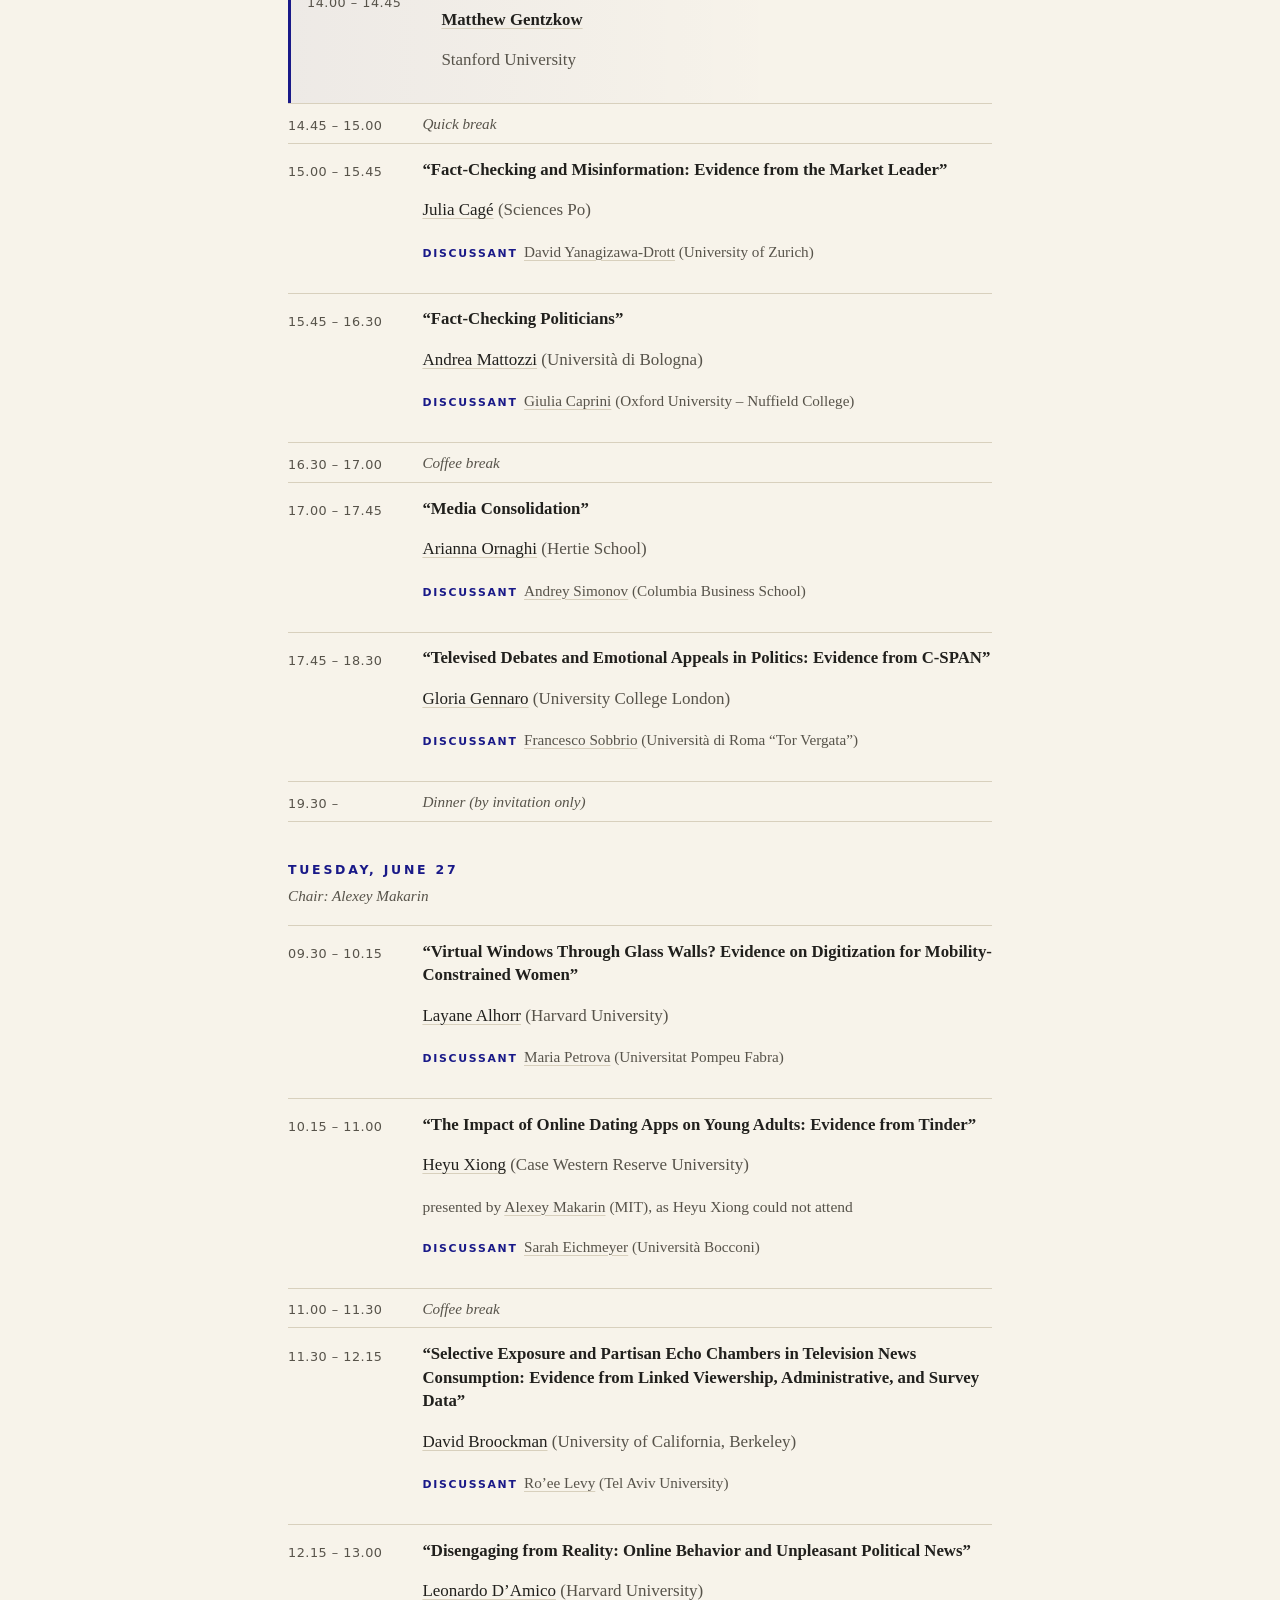
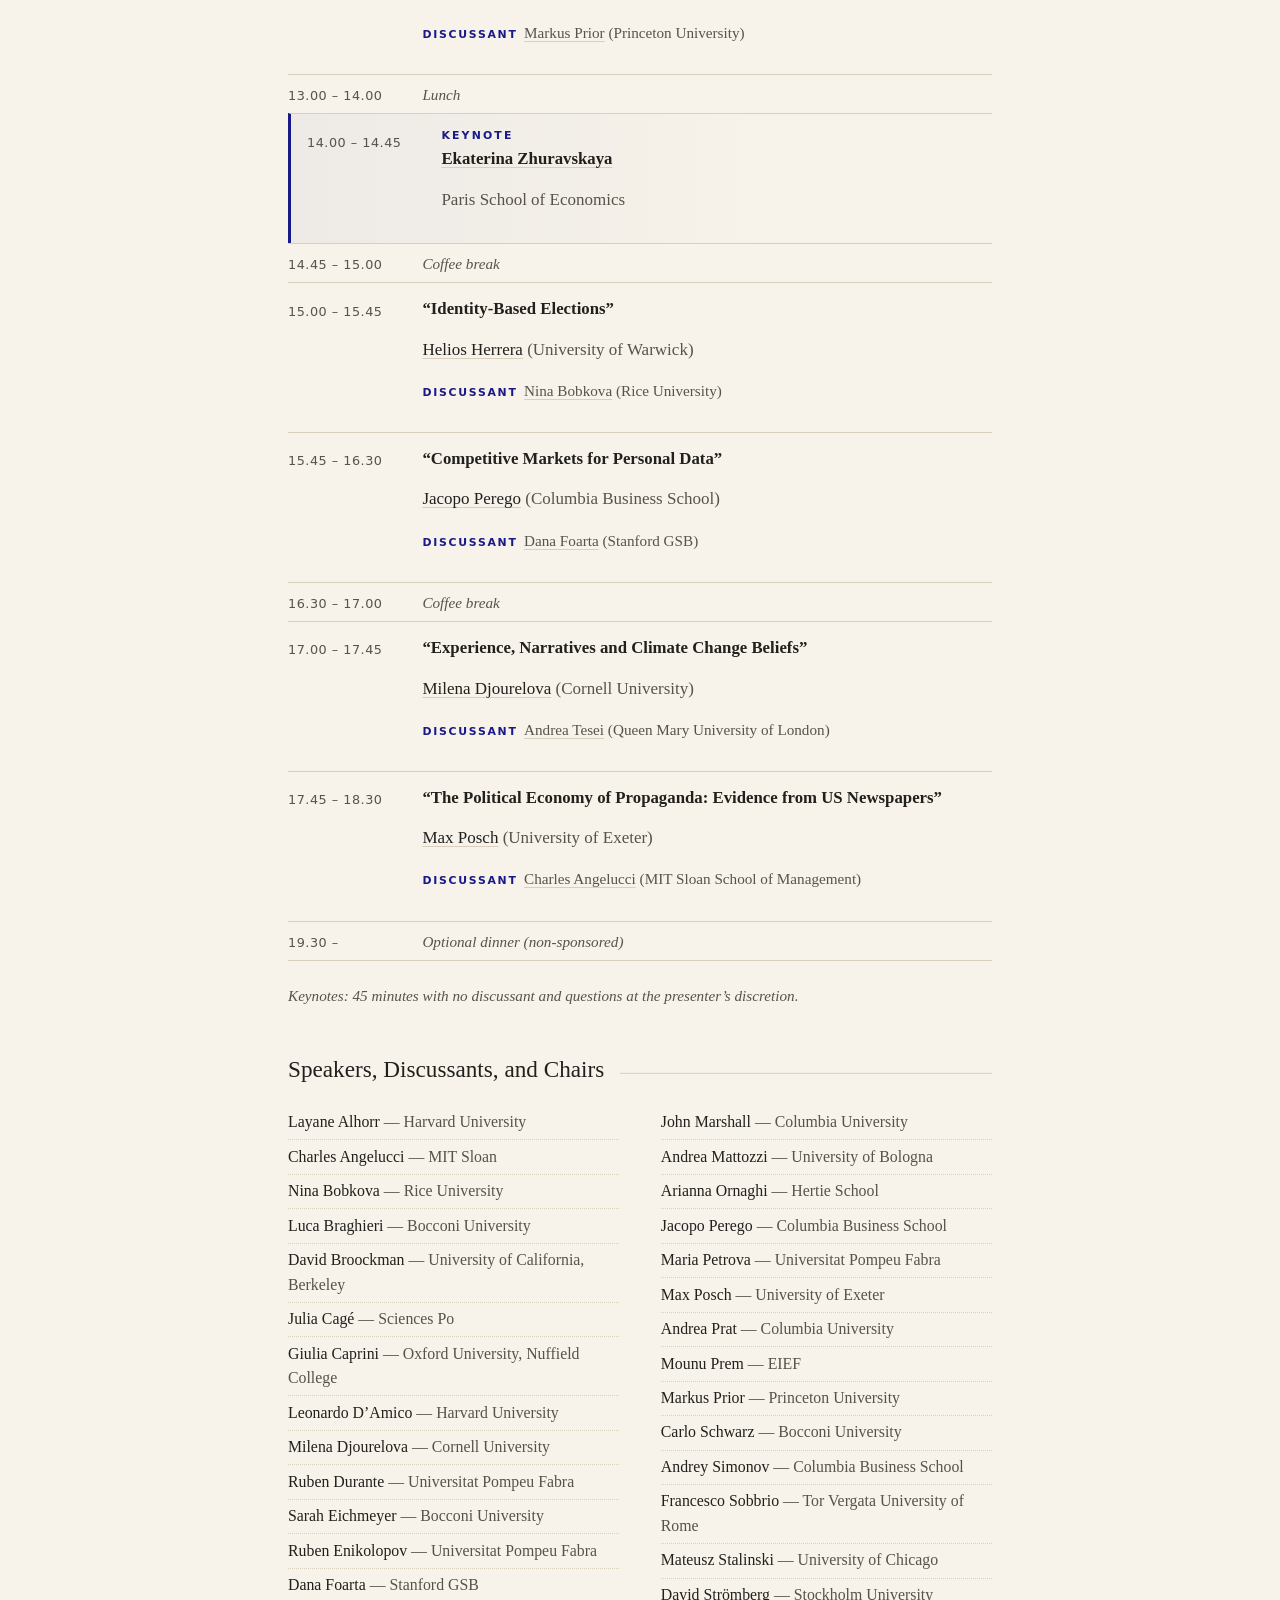
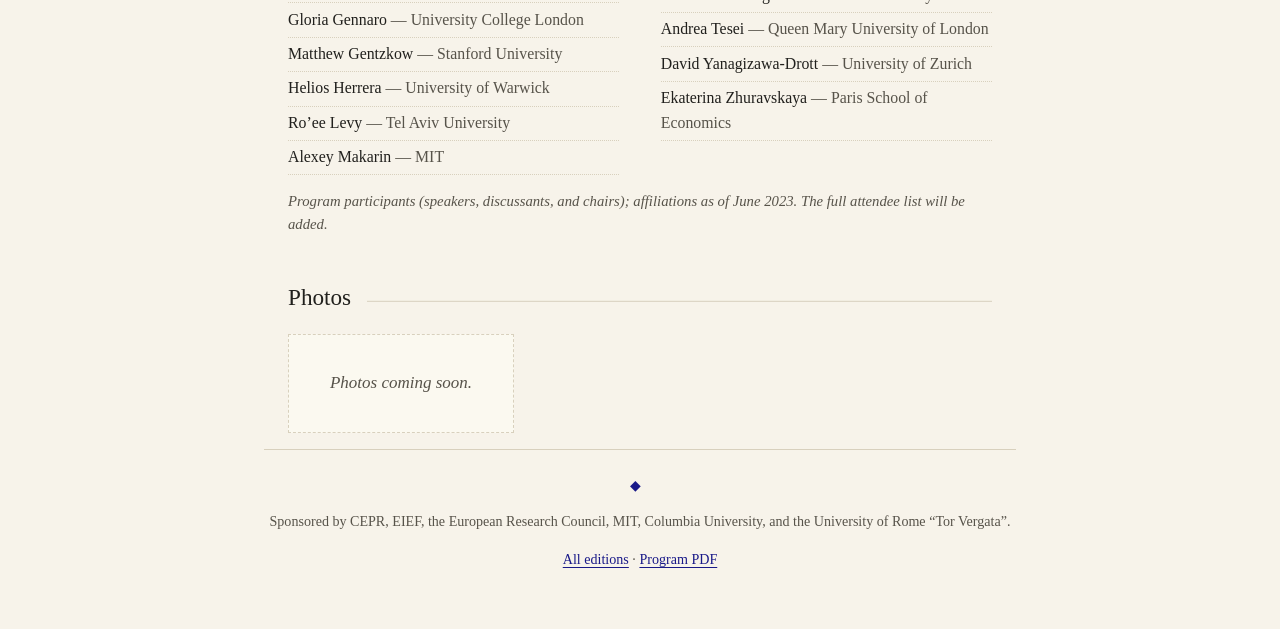
<file: editions/2023.html>
<!DOCTYPE html>
<html lang="en">
<head>
<meta charset="utf-8">
<meta name="viewport" content="width=device-width, initial-scale=1">
<title>2nd Workshop — 2023 · CEPR Workshop on Media, Technology, Politics, and Society</title>
<meta name="description" content="Program and participants of the 2nd CEPR Workshop on Media, Technology, Politics, and Society — EIEF, Rome, June 26–27, 2023.">
<link rel="icon" href="data:image/svg+xml,%3Csvg xmlns='http://www.w3.org/2000/svg' viewBox='0 0 16 16'%3E%3Crect x='3' y='3' width='10' height='10' transform='rotate(45 8 8)' fill='%23191988'/%3E%3C/svg%3E">
<link rel="stylesheet" href="../assets/style.css">
<!-- Google tag (gtag.js) - same GA4 property as alexeymakarin.github.io;
     workshop pages are distinguishable in reports by the /cepr-media-workshop/ path -->
<script async src="https://www.googletagmanager.com/gtag/js?id=G-3PF0Y8LS38"></script>
<script>
  window.dataLayer = window.dataLayer || [];
  function gtag(){dataLayer.push(arguments);}
  gtag('js', new Date());
  gtag('config', 'G-3PF0Y8LS38');
</script>
</head>
<body>

<header class="masthead wrap">
  <span class="kicker">CEPR Workshop</span>
  <h1><a href="../index.html"><em>Media, Technology, Politics &amp; Society</em></a></h1>
  <hr class="rule">
</header>

<nav class="site" aria-label="Site">
  <ul>
    <li><a href="../index.html">Home</a></li>
    <li><a href="2022.html">2022</a></li>
    <li><a href="2023.html" aria-current="page">2023</a></li>
    <li><a href="2025.html">2025</a></li>
    <li><a href="2026.html">2026</a></li>
    <li><a href="../committee.html">Committee</a></li>
  </ul>
</nav>

<main class="wrap">

  <div class="edition-head">
    <figure class="postcard">
      <img src="../photos/venue/eief-rome.jpg" alt="The EIEF villa at Via Sallustiana 62, Rome" loading="lazy">
      <figcaption>EIEF, Via Sallustiana 62 · photo: EIEF</figcaption>
    </figure>
    <span class="nth">Second Edition</span>
    <h2 class="title">EIEF, Rome — June 26–27, 2023</h2>
    <p class="meta">Einaudi Institute for Economics and Finance, Via Sallustiana 62 · Sixteen papers and two keynotes · Talks: 45 minutes = 25 (author) + 10 (discussant) + 10 (Q&amp;A)</p>
    <p class="actions"><a href="../files/program-2023.pdf">Download the official program (PDF)</a></p>
  </div>

  <h2 id="program">Program</h2>

  <section class="day">
    <h3>Monday, June 26</h3>
    <p class="chair">Chair: Andrea Prat</p>
    <ol class="sessions">
      <li class="session break"><span class="time">09.00 – 09.20</span><span class="what">Registration &amp; welcoming coffee</span></li>
      <li class="session">
        <span class="time">09.30 – 10.15</span>
        <div>
          <p class="paper-title">“The Effect of Independent Online Media in an Autocracy”</p>
          <p class="authors"><a href="https://sites.google.com/site/rubenenikolopov/home">Ruben Enikolopov</a> <span class="aff">(Universitat Pompeu Fabra)</span></p>
          <p class="discussant"><b>Discussant</b><a href="https://davidstro.github.io/">David Strömberg</a> (Stockholm University)</p>
        </div>
      </li>
      <li class="session">
        <span class="time">10.15 – 11.00</span>
        <div>
          <p class="paper-title">“Collateral Censorship: Theory and Evidence from Venezuela”</p>
          <p class="authors"><a href="https://john-l-marshall.github.io/">John Marshall</a> <span class="aff">(Columbia University)</span></p>
          <p class="discussant"><b>Discussant</b><a href="https://sites.google.com/site/fcomunozma/home">Mounu Prem</a> (EIEF)</p>
        </div>
      </li>
      <li class="session break"><span class="time">11.00 – 11.30</span><span class="what">Coffee break</span></li>
      <li class="session">
        <span class="time">11.30 – 12.15</span>
        <div>
          <p class="paper-title">“Toxic Content and User Engagement on Social Media: Evidence from a Field Experiment”</p>
          <p class="authors"><a href="https://www.mstalinski.net/">Mateusz Stalinski</a> <span class="aff">(University of Chicago)</span></p>
          <p class="discussant"><b>Discussant</b><a href="https://www.lucabraghieri.com/">Luca Braghieri</a> (Università Bocconi)</p>
        </div>
      </li>
      <li class="session">
        <span class="time">12.15 – 13.00</span>
        <div>
          <p class="paper-title">“The Effect of Content Moderation on Online and Offline Hate: Evidence from Germany’s NetzDG”</p>
          <p class="authors"><a href="https://carloschwarz.eu/">Carlo Schwarz</a> <span class="aff">(Università Bocconi)</span></p>
          <p class="discussant"><b>Discussant</b><a href="https://www.rubendurante.net/">Ruben Durante</a> (Universitat Pompeu Fabra)</p>
        </div>
      </li>
      <li class="session break"><span class="time">13.00 – 14.00</span><span class="what">Lunch</span></li>
      <li class="session special">
        <span class="time">14.00 – 14.45</span>
        <div>
          <span class="kind">Keynote</span>
          <p class="paper-title"><a href="https://web.stanford.edu/~gentzkow/">Matthew Gentzkow</a></p>
          <p class="authors"><span class="aff">Stanford University</span></p>
        </div>
      </li>
      <li class="session break"><span class="time">14.45 – 15.00</span><span class="what">Quick break</span></li>
      <li class="session">
        <span class="time">15.00 – 15.45</span>
        <div>
          <p class="paper-title">“Fact-Checking and Misinformation: Evidence from the Market Leader”</p>
          <p class="authors"><a href="https://juliacage.com/">Julia Cagé</a> <span class="aff">(Sciences Po)</span></p>
          <p class="discussant"><b>Discussant</b><a href="https://yanagizawadrott.com/">David Yanagizawa-Drott</a> (University of Zurich)</p>
        </div>
      </li>
      <li class="session">
        <span class="time">15.45 – 16.30</span>
        <div>
          <p class="paper-title">“Fact-Checking Politicians”</p>
          <p class="authors"><a href="https://sites.google.com/view/andrea-mattozzi/home">Andrea Mattozzi</a> <span class="aff">(Università di Bologna)</span></p>
          <p class="discussant"><b>Discussant</b><a href="https://www.giuliacaprini.com/">Giulia Caprini</a> (Oxford University – Nuffield College)</p>
        </div>
      </li>
      <li class="session break"><span class="time">16.30 – 17.00</span><span class="what">Coffee break</span></li>
      <li class="session">
        <span class="time">17.00 – 17.45</span>
        <div>
          <p class="paper-title">“Media Consolidation”</p>
          <p class="authors"><a href="https://www.ariannaornaghi.com/">Arianna Ornaghi</a> <span class="aff">(Hertie School)</span></p>
          <p class="discussant"><b>Discussant</b><a href="https://www.andreysimonov.com/">Andrey Simonov</a> (Columbia Business School)</p>
        </div>
      </li>
      <li class="session">
        <span class="time">17.45 – 18.30</span>
        <div>
          <p class="paper-title">“Televised Debates and Emotional Appeals in Politics: Evidence from C-SPAN”</p>
          <p class="authors"><a href="https://gloriagennaro.netlify.app/">Gloria Gennaro</a> <span class="aff">(University College London)</span></p>
          <p class="discussant"><b>Discussant</b><a href="https://sites.google.com/site/francescosobbrio/">Francesco Sobbrio</a> (Università di Roma “Tor Vergata”)</p>
        </div>
      </li>
      <li class="session break"><span class="time">19.30 –</span><span class="what">Dinner (by invitation only)</span></li>
    </ol>
  </section>

  <section class="day">
    <h3>Tuesday, June 27</h3>
    <p class="chair">Chair: Alexey Makarin</p>
    <ol class="sessions">
      <li class="session">
        <span class="time">09.30 – 10.15</span>
        <div>
          <p class="paper-title">“Virtual Windows Through Glass Walls? Evidence on Digitization for Mobility-Constrained Women”</p>
          <p class="authors"><a href="https://www.layanealhorr.com/">Layane Alhorr</a> <span class="aff">(Harvard University)</span></p>
          <p class="discussant"><b>Discussant</b><a href="https://sites.google.com/site/mariapetrovaphd/">Maria Petrova</a> (Universitat Pompeu Fabra)</p>
        </div>
      </li>
      <li class="session">
        <span class="time">10.15 – 11.00</span>
        <div>
          <p class="paper-title">“The Impact of Online Dating Apps on Young Adults: Evidence from Tinder”</p>
          <p class="authors"><a href="https://sites.google.com/view/heyu-xiong-economics/home">Heyu Xiong</a> <span class="aff">(Case Western Reserve University)</span></p>
          <p class="coauthors">presented by <a href="https://alexeymakarin.github.io/">Alexey Makarin</a> (MIT), as Heyu Xiong could not attend</p>
          <p class="discussant"><b>Discussant</b><a href="https://sites.google.com/view/saraheichmeyer">Sarah Eichmeyer</a> (Università Bocconi)</p>
        </div>
      </li>
      <li class="session break"><span class="time">11.00 – 11.30</span><span class="what">Coffee break</span></li>
      <li class="session">
        <span class="time">11.30 – 12.15</span>
        <div>
          <p class="paper-title">“Selective Exposure and Partisan Echo Chambers in Television News Consumption: Evidence from Linked Viewership, Administrative, and Survey Data”</p>
          <p class="authors"><a href="https://polisci.berkeley.edu/people/person/david-edward-broockman">David Broockman</a> <span class="aff">(University of California, Berkeley)</span></p>
          <p class="discussant"><b>Discussant</b><a href="https://www.roeelevy.com/">Ro’ee Levy</a> (Tel Aviv University)</p>
        </div>
      </li>
      <li class="session">
        <span class="time">12.15 – 13.00</span>
        <div>
          <p class="paper-title">“Disengaging from Reality: Online Behavior and Unpleasant Political News”</p>
          <p class="authors"><a href="https://leonardodamico.github.io/">Leonardo D’Amico</a> <span class="aff">(Harvard University)</span></p>
          <p class="discussant"><b>Discussant</b><a href="https://politics.princeton.edu/people/markus-prior">Markus Prior</a> (Princeton University)</p>
        </div>
      </li>
      <li class="session break"><span class="time">13.00 – 14.00</span><span class="what">Lunch</span></li>
      <li class="session special">
        <span class="time">14.00 – 14.45</span>
        <div>
          <span class="kind">Keynote</span>
          <p class="paper-title"><a href="https://www.parisschoolofeconomics.com/zhuravskaya-ekaterina/">Ekaterina Zhuravskaya</a></p>
          <p class="authors"><span class="aff">Paris School of Economics</span></p>
        </div>
      </li>
      <li class="session break"><span class="time">14.45 – 15.00</span><span class="what">Coffee break</span></li>
      <li class="session">
        <span class="time">15.00 – 15.45</span>
        <div>
          <p class="paper-title">“Identity-Based Elections”</p>
          <p class="authors"><a href="https://heliosherrera.com/">Helios Herrera</a> <span class="aff">(University of Warwick)</span></p>
          <p class="discussant"><b>Discussant</b><a href="https://sites.google.com/site/ninabobkova/">Nina Bobkova</a> (Rice University)</p>
        </div>
      </li>
      <li class="session">
        <span class="time">15.45 – 16.30</span>
        <div>
          <p class="paper-title">“Competitive Markets for Personal Data”</p>
          <p class="authors"><a href="https://www.jperego.com/">Jacopo Perego</a> <span class="aff">(Columbia Business School)</span></p>
          <p class="discussant"><b>Discussant</b><a href="https://gsb-faculty.stanford.edu/dana-foarta/">Dana Foarta</a> (Stanford GSB)</p>
        </div>
      </li>
      <li class="session break"><span class="time">16.30 – 17.00</span><span class="what">Coffee break</span></li>
      <li class="session">
        <span class="time">17.00 – 17.45</span>
        <div>
          <p class="paper-title">“Experience, Narratives and Climate Change Beliefs”</p>
          <p class="authors"><a href="https://milenadjourelova.github.io/">Milena Djourelova</a> <span class="aff">(Cornell University)</span></p>
          <p class="discussant"><b>Discussant</b><a href="https://www.andreatesei.com/">Andrea Tesei</a> (Queen Mary University of London)</p>
        </div>
      </li>
      <li class="session">
        <span class="time">17.45 – 18.30</span>
        <div>
          <p class="paper-title">“The Political Economy of Propaganda: Evidence from US Newspapers”</p>
          <p class="authors"><a href="https://maxposch.com/">Max Posch</a> <span class="aff">(University of Exeter)</span></p>
          <p class="discussant"><b>Discussant</b><a href="https://sites.google.com/site/charlesangelucci/">Charles Angelucci</a> (MIT Sloan School of Management)</p>
        </div>
      </li>
      <li class="session break"><span class="time">19.30 –</span><span class="what">Optional dinner (non-sponsored)</span></li>
    </ol>
  </section>

  <p class="timing-note">Keynotes: 45 minutes with no discussant and questions at the presenter’s discretion.</p>

  <h2 id="participants">Speakers, Discussants, and Chairs</h2>
  <ul class="people">
    <li>Layane Alhorr <span class="aff">— Harvard University</span></li>
    <li>Charles Angelucci <span class="aff">— MIT Sloan</span></li>
    <li>Nina Bobkova <span class="aff">— Rice University</span></li>
    <li>Luca Braghieri <span class="aff">— Bocconi University</span></li>
    <li>David Broockman <span class="aff">— University of California, Berkeley</span></li>
    <li>Julia Cagé <span class="aff">— Sciences Po</span></li>
    <li>Giulia Caprini <span class="aff">— Oxford University, Nuffield College</span></li>
    <li>Leonardo D’Amico <span class="aff">— Harvard University</span></li>
    <li>Milena Djourelova <span class="aff">— Cornell University</span></li>
    <li>Ruben Durante <span class="aff">— Universitat Pompeu Fabra</span></li>
    <li>Sarah Eichmeyer <span class="aff">— Bocconi University</span></li>
    <li>Ruben Enikolopov <span class="aff">— Universitat Pompeu Fabra</span></li>
    <li>Dana Foarta <span class="aff">— Stanford GSB</span></li>
    <li>Gloria Gennaro <span class="aff">— University College London</span></li>
    <li>Matthew Gentzkow <span class="aff">— Stanford University</span></li>
    <li>Helios Herrera <span class="aff">— University of Warwick</span></li>
    <li>Ro’ee Levy <span class="aff">— Tel Aviv University</span></li>
    <li>Alexey Makarin <span class="aff">— MIT</span></li>
    <li>John Marshall <span class="aff">— Columbia University</span></li>
    <li>Andrea Mattozzi <span class="aff">— University of Bologna</span></li>
    <li>Arianna Ornaghi <span class="aff">— Hertie School</span></li>
    <li>Jacopo Perego <span class="aff">— Columbia Business School</span></li>
    <li>Maria Petrova <span class="aff">— Universitat Pompeu Fabra</span></li>
    <li>Max Posch <span class="aff">— University of Exeter</span></li>
    <li>Andrea Prat <span class="aff">— Columbia University</span></li>
    <li>Mounu Prem <span class="aff">— EIEF</span></li>
    <li>Markus Prior <span class="aff">— Princeton University</span></li>
    <li>Carlo Schwarz <span class="aff">— Bocconi University</span></li>
    <li>Andrey Simonov <span class="aff">— Columbia Business School</span></li>
    <li>Francesco Sobbrio <span class="aff">— Tor Vergata University of Rome</span></li>
    <li>Mateusz Stalinski <span class="aff">— University of Chicago</span></li>
    <li>David Strömberg <span class="aff">— Stockholm University</span></li>
    <li>Andrea Tesei <span class="aff">— Queen Mary University of London</span></li>
    <li>David Yanagizawa-Drott <span class="aff">— University of Zurich</span></li>
    <li>Ekaterina Zhuravskaya <span class="aff">— Paris School of Economics</span></li>
  </ul>
  <p class="people-note">Program participants (speakers, discussants, and chairs); affiliations as of June 2023. The full attendee list will be added.</p>

  <h2 id="photos">Photos</h2>
  <div class="gallery">
    <p class="coming-soon">Photos coming soon.</p>
    <!-- To add a photo: drop the file in photos/2023/ and add one line like:
    <figure><a href="../photos/2023/01.jpg"><img src="../photos/2023/01.jpg" alt="Workshop session at EIEF" loading="lazy"></a></figure>
    -->
  </div>

</main>

<footer class="site wrap">
  <span class="rule-dot">◆</span>
  <p>Sponsored by CEPR, EIEF, the European Research Council, MIT, Columbia University, and the University of Rome “Tor Vergata”.</p>
  <p><a href="../index.html">All editions</a> · <a href="../files/program-2023.pdf">Program PDF</a></p>
</footer>

</body>
</html>
</file>
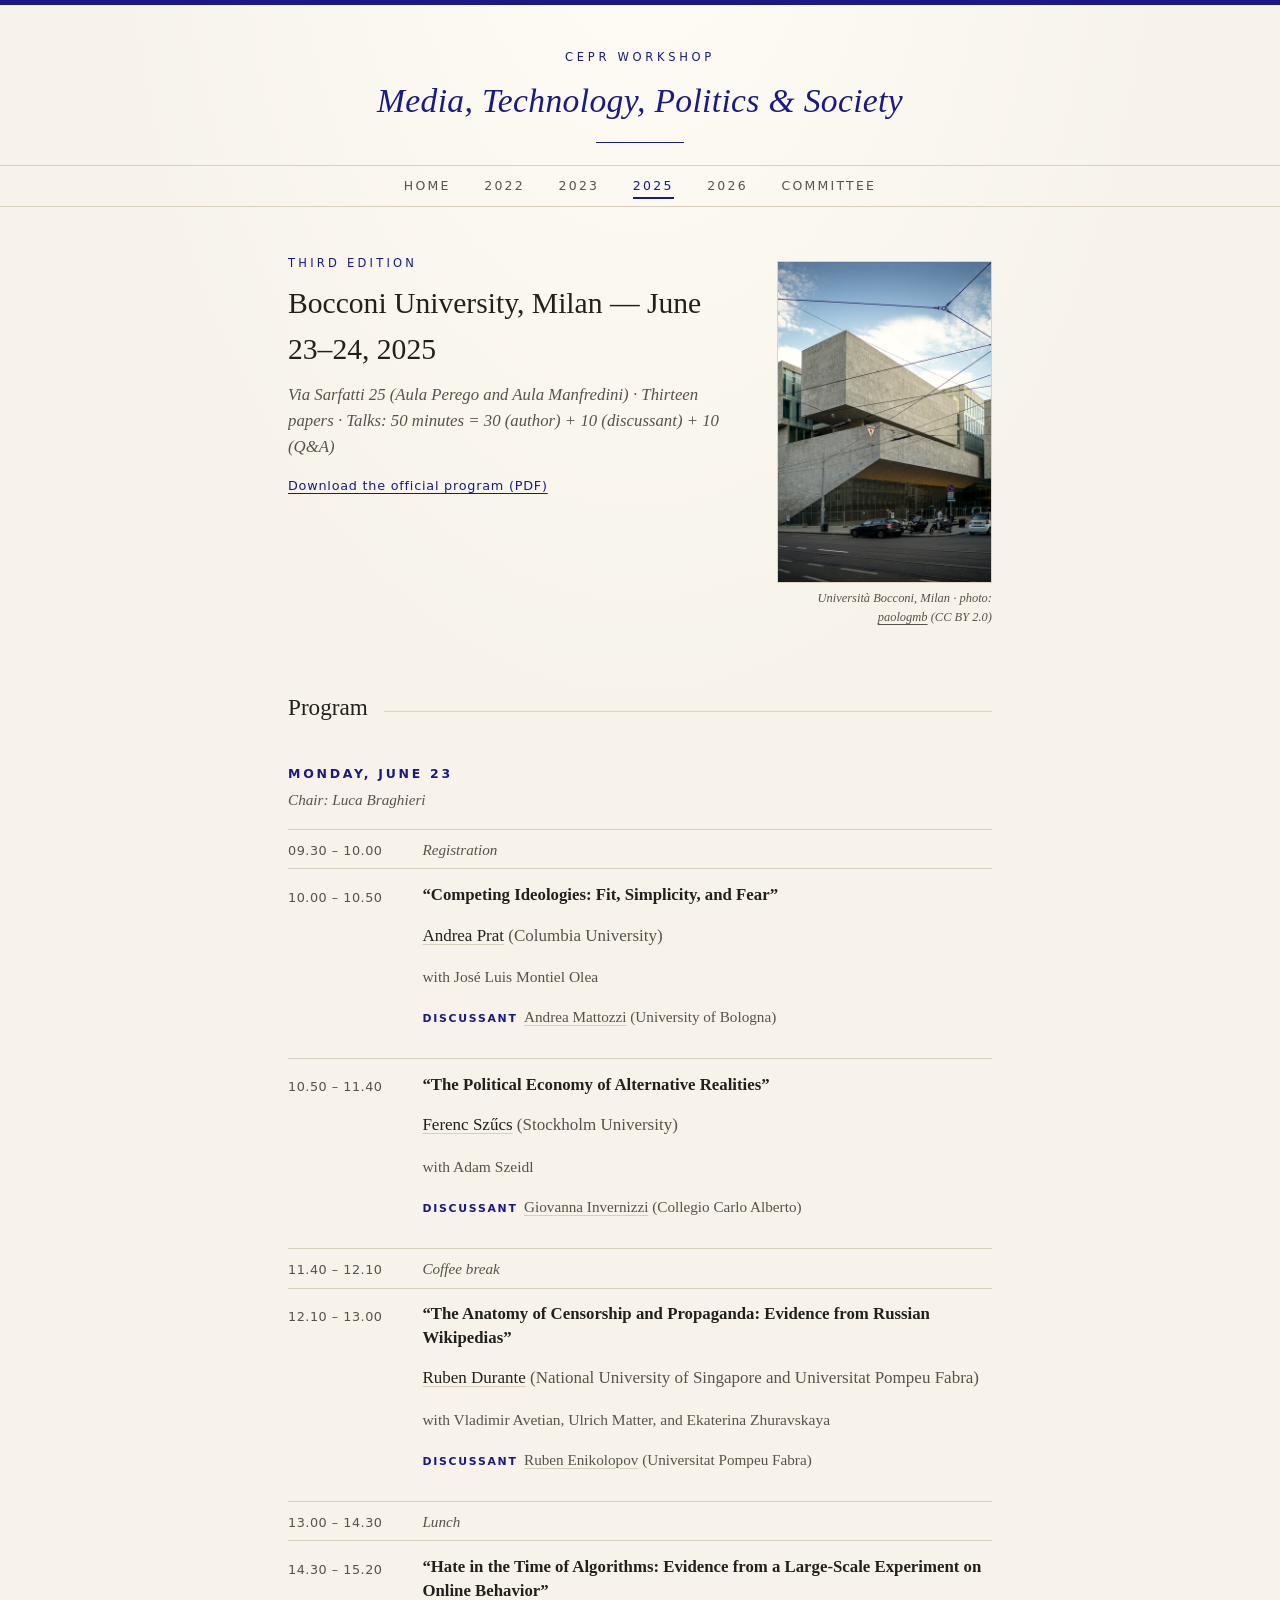
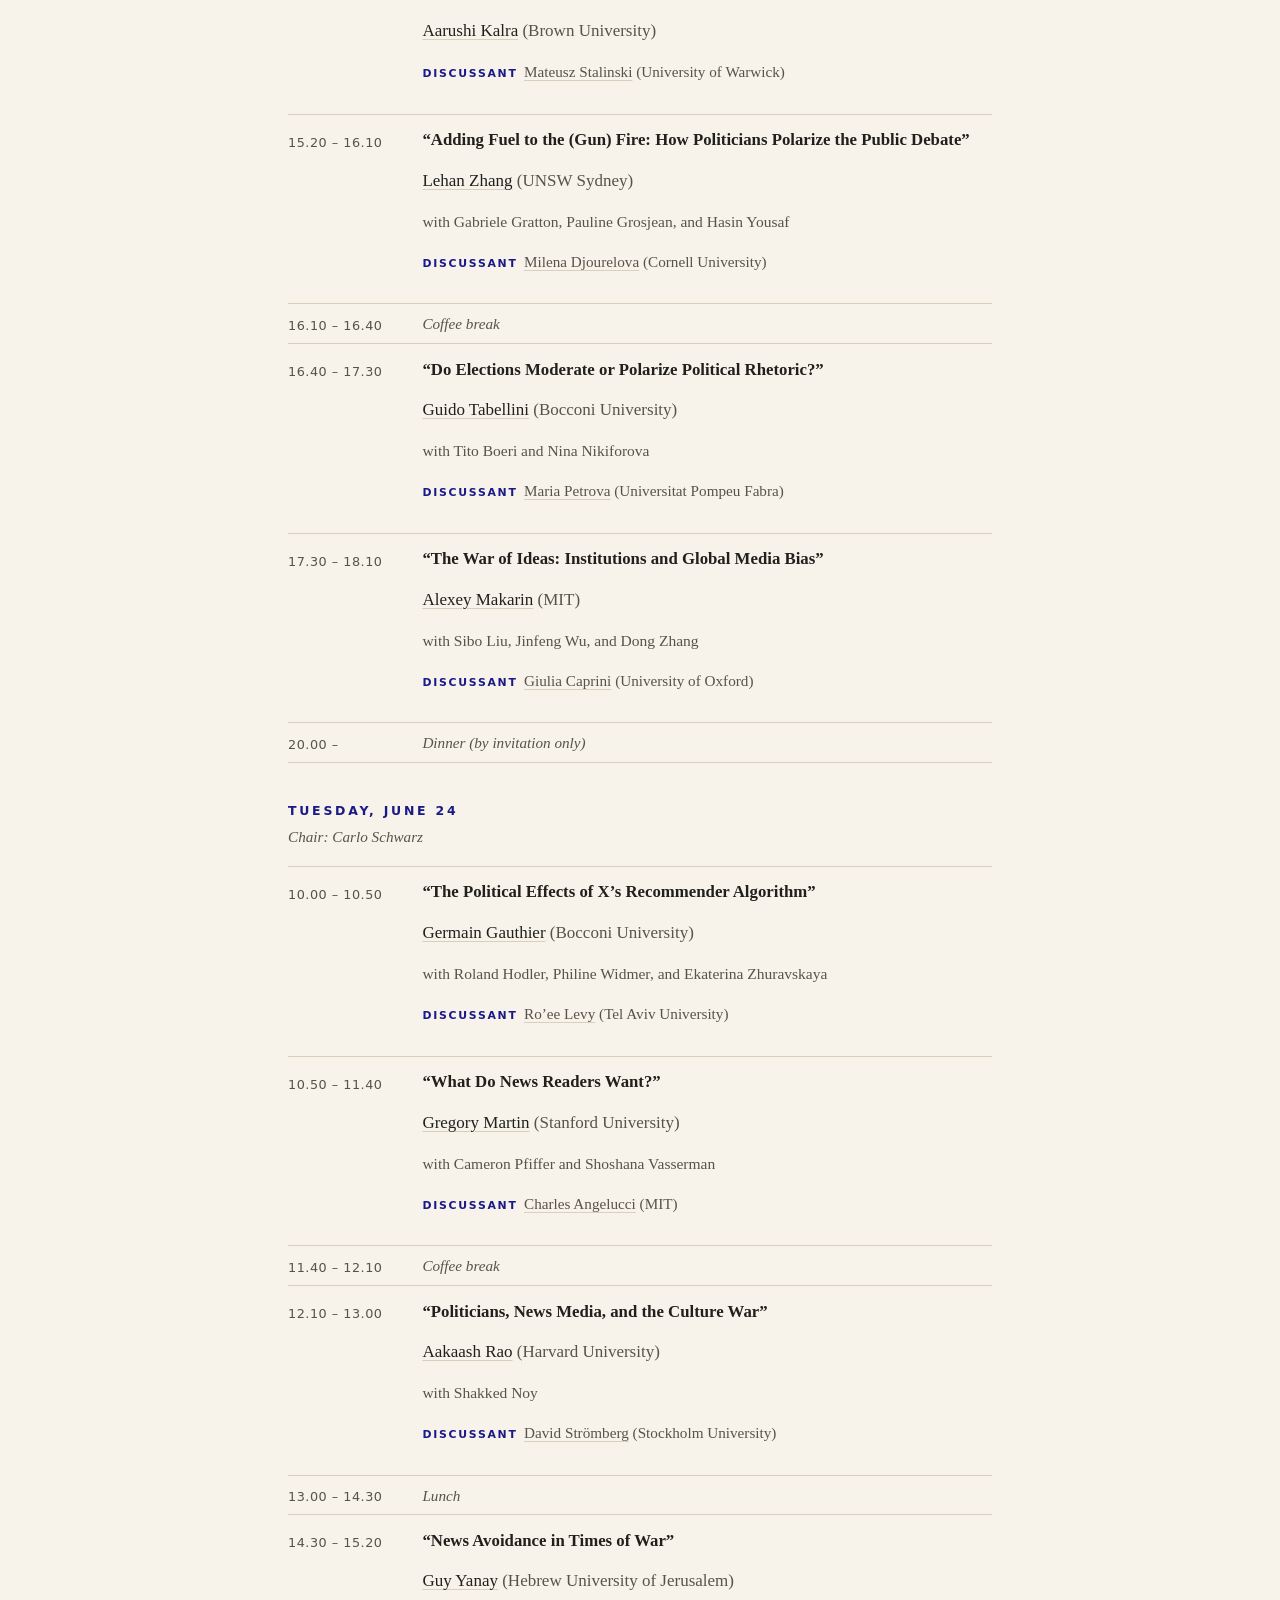
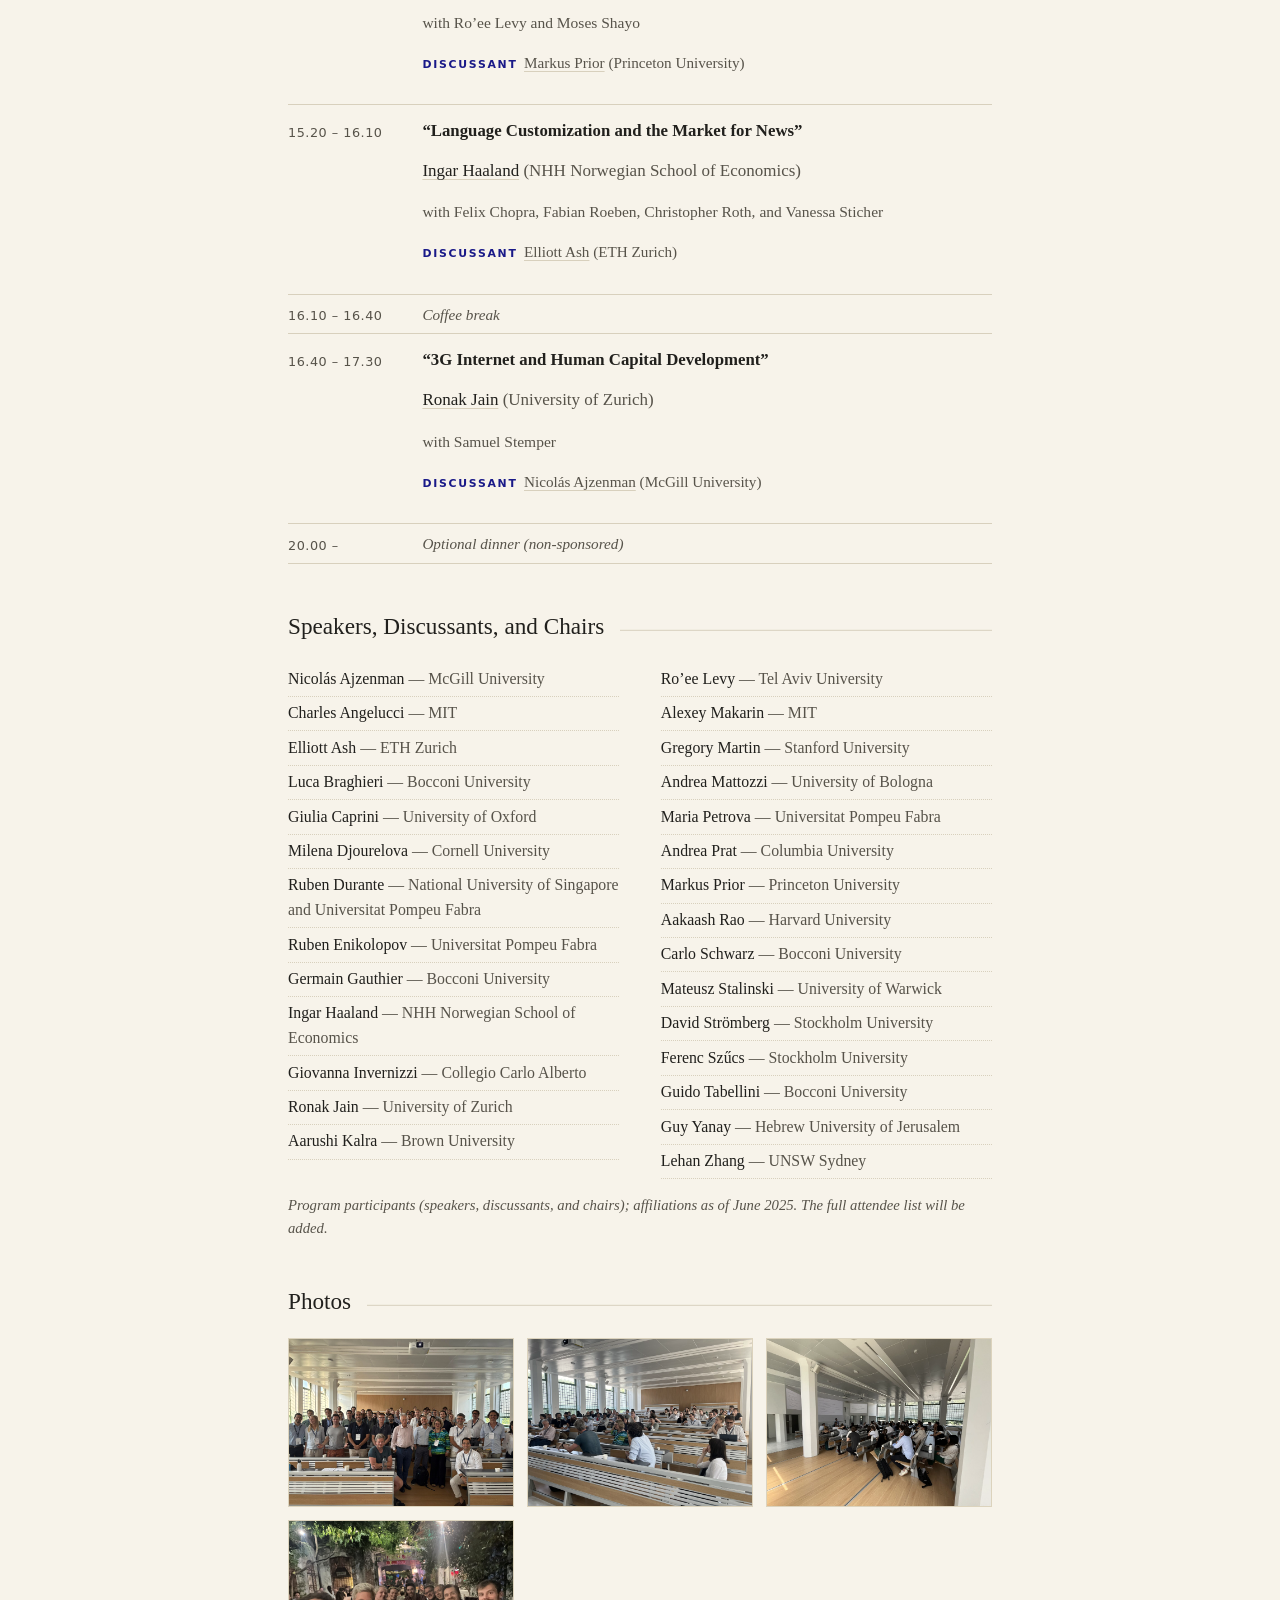
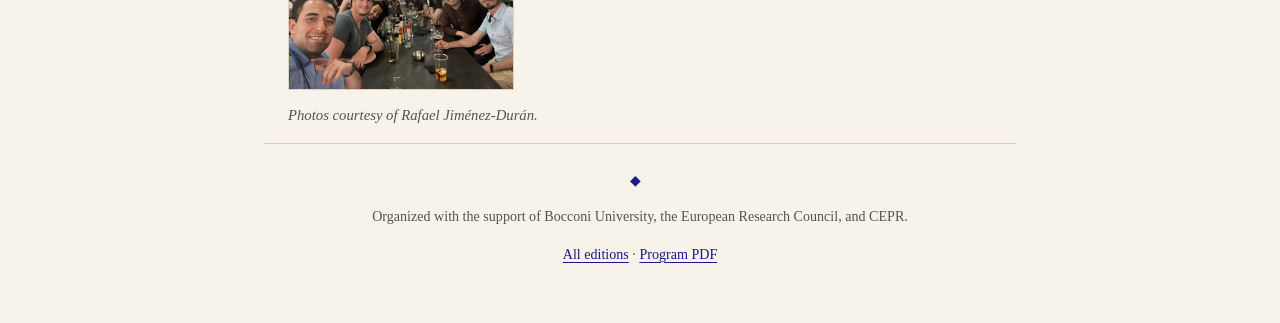
<file: editions/2025.html>
<!DOCTYPE html>
<html lang="en">
<head>
<meta charset="utf-8">
<meta name="viewport" content="width=device-width, initial-scale=1">
<title>3rd Workshop — 2025 · CEPR Workshop on Media, Technology, Politics, and Society</title>
<meta name="description" content="Program and participants of the 3rd CEPR Workshop on Media, Technology, Politics, and Society — Bocconi University, Milan, June 23–24, 2025.">
<link rel="icon" href="data:image/svg+xml,%3Csvg xmlns='http://www.w3.org/2000/svg' viewBox='0 0 16 16'%3E%3Crect x='3' y='3' width='10' height='10' transform='rotate(45 8 8)' fill='%23191988'/%3E%3C/svg%3E">
<link rel="stylesheet" href="../assets/style.css">
<!-- Google tag (gtag.js) - same GA4 property as alexeymakarin.github.io;
     workshop pages are distinguishable in reports by the /cepr-media-workshop/ path -->
<script async src="https://www.googletagmanager.com/gtag/js?id=G-3PF0Y8LS38"></script>
<script>
  window.dataLayer = window.dataLayer || [];
  function gtag(){dataLayer.push(arguments);}
  gtag('js', new Date());
  gtag('config', 'G-3PF0Y8LS38');
</script>
</head>
<body>

<header class="masthead wrap">
  <span class="kicker">CEPR Workshop</span>
  <h1><a href="../index.html"><em>Media, Technology, Politics &amp; Society</em></a></h1>
  <hr class="rule">
</header>

<nav class="site" aria-label="Site">
  <ul>
    <li><a href="../index.html">Home</a></li>
    <li><a href="2022.html">2022</a></li>
    <li><a href="2023.html">2023</a></li>
    <li><a href="2025.html" aria-current="page">2025</a></li>
    <li><a href="2026.html">2026</a></li>
    <li><a href="../committee.html">Committee</a></li>
  </ul>
</nav>

<main class="wrap">

  <div class="edition-head">
    <figure class="postcard">
      <img src="../photos/venue/bocconi-milan.jpg" alt="Bocconi University campus, Milan" loading="lazy">
      <figcaption>Università Bocconi, Milan · photo: <a href="https://commons.wikimedia.org/wiki/File:Bocconi_Grafton_Building_Milan.jpg">paologmb</a> (CC BY 2.0)</figcaption>
    </figure>
    <span class="nth">Third Edition</span>
    <h2 class="title">Bocconi University, Milan — June 23–24, 2025</h2>
    <p class="meta">Via Sarfatti 25 (Aula Perego and Aula Manfredini) · Thirteen papers · Talks: 50 minutes = 30 (author) + 10 (discussant) + 10 (Q&amp;A)</p>
    <p class="actions"><a href="../files/program-2025.pdf">Download the official program (PDF)</a></p>
  </div>

  <h2 id="program">Program</h2>

  <section class="day">
    <h3>Monday, June 23</h3>
    <p class="chair">Chair: Luca Braghieri</p>
    <ol class="sessions">
      <li class="session break"><span class="time">09.30 – 10.00</span><span class="what">Registration</span></li>
      <li class="session">
        <span class="time">10.00 – 10.50</span>
        <div>
          <p class="paper-title">“Competing Ideologies: Fit, Simplicity, and Fear”</p>
          <p class="authors"><a href="https://www.columbia.edu/~ap3116/">Andrea Prat</a> <span class="aff">(Columbia University)</span></p>
          <p class="coauthors">with José Luis Montiel Olea</p>
          <p class="discussant"><b>Discussant</b><a href="https://sites.google.com/view/andrea-mattozzi/home">Andrea Mattozzi</a> (University of Bologna)</p>
        </div>
      </li>
      <li class="session">
        <span class="time">10.50 – 11.40</span>
        <div>
          <p class="paper-title">“The Political Economy of Alternative Realities”</p>
          <p class="authors"><a href="https://sites.google.com/view/ferencszucs/">Ferenc Szűcs</a> <span class="aff">(Stockholm University)</span></p>
          <p class="coauthors">with Adam Szeidl</p>
          <p class="discussant"><b>Discussant</b><a href="https://www.giovannainvernizzi.com/">Giovanna Invernizzi</a> (Collegio Carlo Alberto)</p>
        </div>
      </li>
      <li class="session break"><span class="time">11.40 – 12.10</span><span class="what">Coffee break</span></li>
      <li class="session">
        <span class="time">12.10 – 13.00</span>
        <div>
          <p class="paper-title">“The Anatomy of Censorship and Propaganda: Evidence from Russian Wikipedias”</p>
          <p class="authors"><a href="https://www.rubendurante.net/">Ruben Durante</a> <span class="aff">(National University of Singapore and Universitat Pompeu Fabra)</span></p>
          <p class="coauthors">with Vladimir Avetian, Ulrich Matter, and Ekaterina Zhuravskaya</p>
          <p class="discussant"><b>Discussant</b><a href="https://sites.google.com/site/rubenenikolopov/home">Ruben Enikolopov</a> (Universitat Pompeu Fabra)</p>
        </div>
      </li>
      <li class="session break"><span class="time">13.00 – 14.30</span><span class="what">Lunch</span></li>
      <li class="session">
        <span class="time">14.30 – 15.20</span>
        <div>
          <p class="paper-title">“Hate in the Time of Algorithms: Evidence from a Large-Scale Experiment on Online Behavior”</p>
          <p class="authors"><a href="https://aarushirita.github.io/">Aarushi Kalra</a> <span class="aff">(Brown University)</span></p>
          <p class="discussant"><b>Discussant</b><a href="https://www.mstalinski.net/">Mateusz Stalinski</a> (University of Warwick)</p>
        </div>
      </li>
      <li class="session">
        <span class="time">15.20 – 16.10</span>
        <div>
          <p class="paper-title">“Adding Fuel to the (Gun) Fire: How Politicians Polarize the Public Debate”</p>
          <p class="authors"><a href="https://lawecondata.ethz.ch/group/scientific-team/zhang.html">Lehan Zhang</a> <span class="aff">(UNSW Sydney)</span></p>
          <p class="coauthors">with Gabriele Gratton, Pauline Grosjean, and Hasin Yousaf</p>
          <p class="discussant"><b>Discussant</b><a href="https://milenadjourelova.github.io/">Milena Djourelova</a> (Cornell University)</p>
        </div>
      </li>
      <li class="session break"><span class="time">16.10 – 16.40</span><span class="what">Coffee break</span></li>
      <li class="session">
        <span class="time">16.40 – 17.30</span>
        <div>
          <p class="paper-title">“Do Elections Moderate or Polarize Political Rhetoric?”</p>
          <p class="authors"><a href="https://faculty.unibocconi.eu/guidotabellini/">Guido Tabellini</a> <span class="aff">(Bocconi University)</span></p>
          <p class="coauthors">with Tito Boeri and Nina Nikiforova</p>
          <p class="discussant"><b>Discussant</b><a href="https://sites.google.com/site/mariapetrovaphd/">Maria Petrova</a> (Universitat Pompeu Fabra)</p>
        </div>
      </li>
      <li class="session">
        <span class="time">17.30 – 18.10</span>
        <div>
          <p class="paper-title">“The War of Ideas: Institutions and Global Media Bias”</p>
          <p class="authors"><a href="https://alexeymakarin.github.io/">Alexey Makarin</a> <span class="aff">(MIT)</span></p>
          <p class="coauthors">with Sibo Liu, Jinfeng Wu, and Dong Zhang</p>
          <p class="discussant"><b>Discussant</b><a href="https://www.giuliacaprini.com/">Giulia Caprini</a> (University of Oxford)</p>
        </div>
      </li>
      <li class="session break"><span class="time">20.00 –</span><span class="what">Dinner (by invitation only)</span></li>
    </ol>
  </section>

  <section class="day">
    <h3>Tuesday, June 24</h3>
    <p class="chair">Chair: Carlo Schwarz</p>
    <ol class="sessions">
      <li class="session">
        <span class="time">10.00 – 10.50</span>
        <div>
          <p class="paper-title">“The Political Effects of X’s Recommender Algorithm”</p>
          <p class="authors"><a href="https://pinchofdata.github.io/germaingauthier/">Germain Gauthier</a> <span class="aff">(Bocconi University)</span></p>
          <p class="coauthors">with Roland Hodler, Philine Widmer, and Ekaterina Zhuravskaya</p>
          <p class="discussant"><b>Discussant</b><a href="https://www.roeelevy.com/">Ro’ee Levy</a> (Tel Aviv University)</p>
        </div>
      </li>
      <li class="session">
        <span class="time">10.50 – 11.40</span>
        <div>
          <p class="paper-title">“What Do News Readers Want?”</p>
          <p class="authors"><a href="https://web.stanford.edu/~gjmartin/">Gregory Martin</a> <span class="aff">(Stanford University)</span></p>
          <p class="coauthors">with Cameron Pfiffer and Shoshana Vasserman</p>
          <p class="discussant"><b>Discussant</b><a href="https://sites.google.com/site/charlesangelucci/">Charles Angelucci</a> (MIT)</p>
        </div>
      </li>
      <li class="session break"><span class="time">11.40 – 12.10</span><span class="what">Coffee break</span></li>
      <li class="session">
        <span class="time">12.10 – 13.00</span>
        <div>
          <p class="paper-title">“Politicians, News Media, and the Culture War”</p>
          <p class="authors"><a href="https://aakaashrao.github.io/">Aakaash Rao</a> <span class="aff">(Harvard University)</span></p>
          <p class="coauthors">with Shakked Noy</p>
          <p class="discussant"><b>Discussant</b><a href="https://davidstro.github.io/">David Strömberg</a> (Stockholm University)</p>
        </div>
      </li>
      <li class="session break"><span class="time">13.00 – 14.30</span><span class="what">Lunch</span></li>
      <li class="session">
        <span class="time">14.30 – 15.20</span>
        <div>
          <p class="paper-title">“News Avoidance in Times of War”</p>
          <p class="authors"><a href="https://sites.google.com/view/guy-yanay">Guy Yanay</a> <span class="aff">(Hebrew University of Jerusalem)</span></p>
          <p class="coauthors">with Ro’ee Levy and Moses Shayo</p>
          <p class="discussant"><b>Discussant</b><a href="https://politics.princeton.edu/people/markus-prior">Markus Prior</a> (Princeton University)</p>
        </div>
      </li>
      <li class="session">
        <span class="time">15.20 – 16.10</span>
        <div>
          <p class="paper-title">“Language Customization and the Market for News”</p>
          <p class="authors"><a href="https://sites.google.com/site/ingarhaaland/">Ingar Haaland</a> <span class="aff">(NHH Norwegian School of Economics)</span></p>
          <p class="coauthors">with Felix Chopra, Fabian Roeben, Christopher Roth, and Vanessa Sticher</p>
          <p class="discussant"><b>Discussant</b><a href="https://elliottash.com/">Elliott Ash</a> (ETH Zurich)</p>
        </div>
      </li>
      <li class="session break"><span class="time">16.10 – 16.40</span><span class="what">Coffee break</span></li>
      <li class="session">
        <span class="time">16.40 – 17.30</span>
        <div>
          <p class="paper-title">“3G Internet and Human Capital Development”</p>
          <p class="authors"><a href="https://ronak-jain.com/">Ronak Jain</a> <span class="aff">(University of Zurich)</span></p>
          <p class="coauthors">with Samuel Stemper</p>
          <p class="discussant"><b>Discussant</b><a href="https://www.ajzenman.com/">Nicolás Ajzenman</a> (McGill University)</p>
        </div>
      </li>
      <li class="session break"><span class="time">20.00 –</span><span class="what">Optional dinner (non-sponsored)</span></li>
    </ol>
  </section>

  <h2 id="participants">Speakers, Discussants, and Chairs</h2>
  <ul class="people">
    <li>Nicolás Ajzenman <span class="aff">— McGill University</span></li>
    <li>Charles Angelucci <span class="aff">— MIT</span></li>
    <li>Elliott Ash <span class="aff">— ETH Zurich</span></li>
    <li>Luca Braghieri <span class="aff">— Bocconi University</span></li>
    <li>Giulia Caprini <span class="aff">— University of Oxford</span></li>
    <li>Milena Djourelova <span class="aff">— Cornell University</span></li>
    <li>Ruben Durante <span class="aff">— National University of Singapore and Universitat Pompeu Fabra</span></li>
    <li>Ruben Enikolopov <span class="aff">— Universitat Pompeu Fabra</span></li>
    <li>Germain Gauthier <span class="aff">— Bocconi University</span></li>
    <li>Ingar Haaland <span class="aff">— NHH Norwegian School of Economics</span></li>
    <li>Giovanna Invernizzi <span class="aff">— Collegio Carlo Alberto</span></li>
    <li>Ronak Jain <span class="aff">— University of Zurich</span></li>
    <li>Aarushi Kalra <span class="aff">— Brown University</span></li>
    <li>Ro’ee Levy <span class="aff">— Tel Aviv University</span></li>
    <li>Alexey Makarin <span class="aff">— MIT</span></li>
    <li>Gregory Martin <span class="aff">— Stanford University</span></li>
    <li>Andrea Mattozzi <span class="aff">— University of Bologna</span></li>
    <li>Maria Petrova <span class="aff">— Universitat Pompeu Fabra</span></li>
    <li>Andrea Prat <span class="aff">— Columbia University</span></li>
    <li>Markus Prior <span class="aff">— Princeton University</span></li>
    <li>Aakaash Rao <span class="aff">— Harvard University</span></li>
    <li>Carlo Schwarz <span class="aff">— Bocconi University</span></li>
    <li>Mateusz Stalinski <span class="aff">— University of Warwick</span></li>
    <li>David Strömberg <span class="aff">— Stockholm University</span></li>
    <li>Ferenc Szűcs <span class="aff">— Stockholm University</span></li>
    <li>Guido Tabellini <span class="aff">— Bocconi University</span></li>
    <li>Guy Yanay <span class="aff">— Hebrew University of Jerusalem</span></li>
    <li>Lehan Zhang <span class="aff">— UNSW Sydney</span></li>
  </ul>
  <p class="people-note">Program participants (speakers, discussants, and chairs); affiliations as of June 2025. The full attendee list will be added.</p>

  <h2 id="photos">Photos</h2>
  <div class="gallery">
    <figure><a href="../photos/2025/01.jpg"><img src="../photos/2025/01.jpg" alt="Group photo of the workshop participants at Bocconi University" loading="lazy"></a></figure>
    <figure><a href="../photos/2025/02.jpg"><img src="../photos/2025/02.jpg" alt="Participants in the lecture hall during a session" loading="lazy"></a></figure>
    <figure><a href="../photos/2025/03.jpg"><img src="../photos/2025/03.jpg" alt="A presentation during the workshop" loading="lazy"></a></figure>
    <figure><a href="../photos/2025/04.jpg"><img src="../photos/2025/04.jpg" alt="Participants at the evening social" loading="lazy"></a></figure>
    <!-- To add a photo: drop the file in photos/2025/ and add one line like the above. -->
  </div>
  <p class="people-note">Photos courtesy of Rafael Jiménez-Durán.</p>

</main>

<footer class="site wrap">
  <span class="rule-dot">◆</span>
  <p>Organized with the support of Bocconi University, the European Research Council, and CEPR.</p>
  <p><a href="../index.html">All editions</a> · <a href="../files/program-2025.pdf">Program PDF</a></p>
</footer>

</body>
</html>
</file>
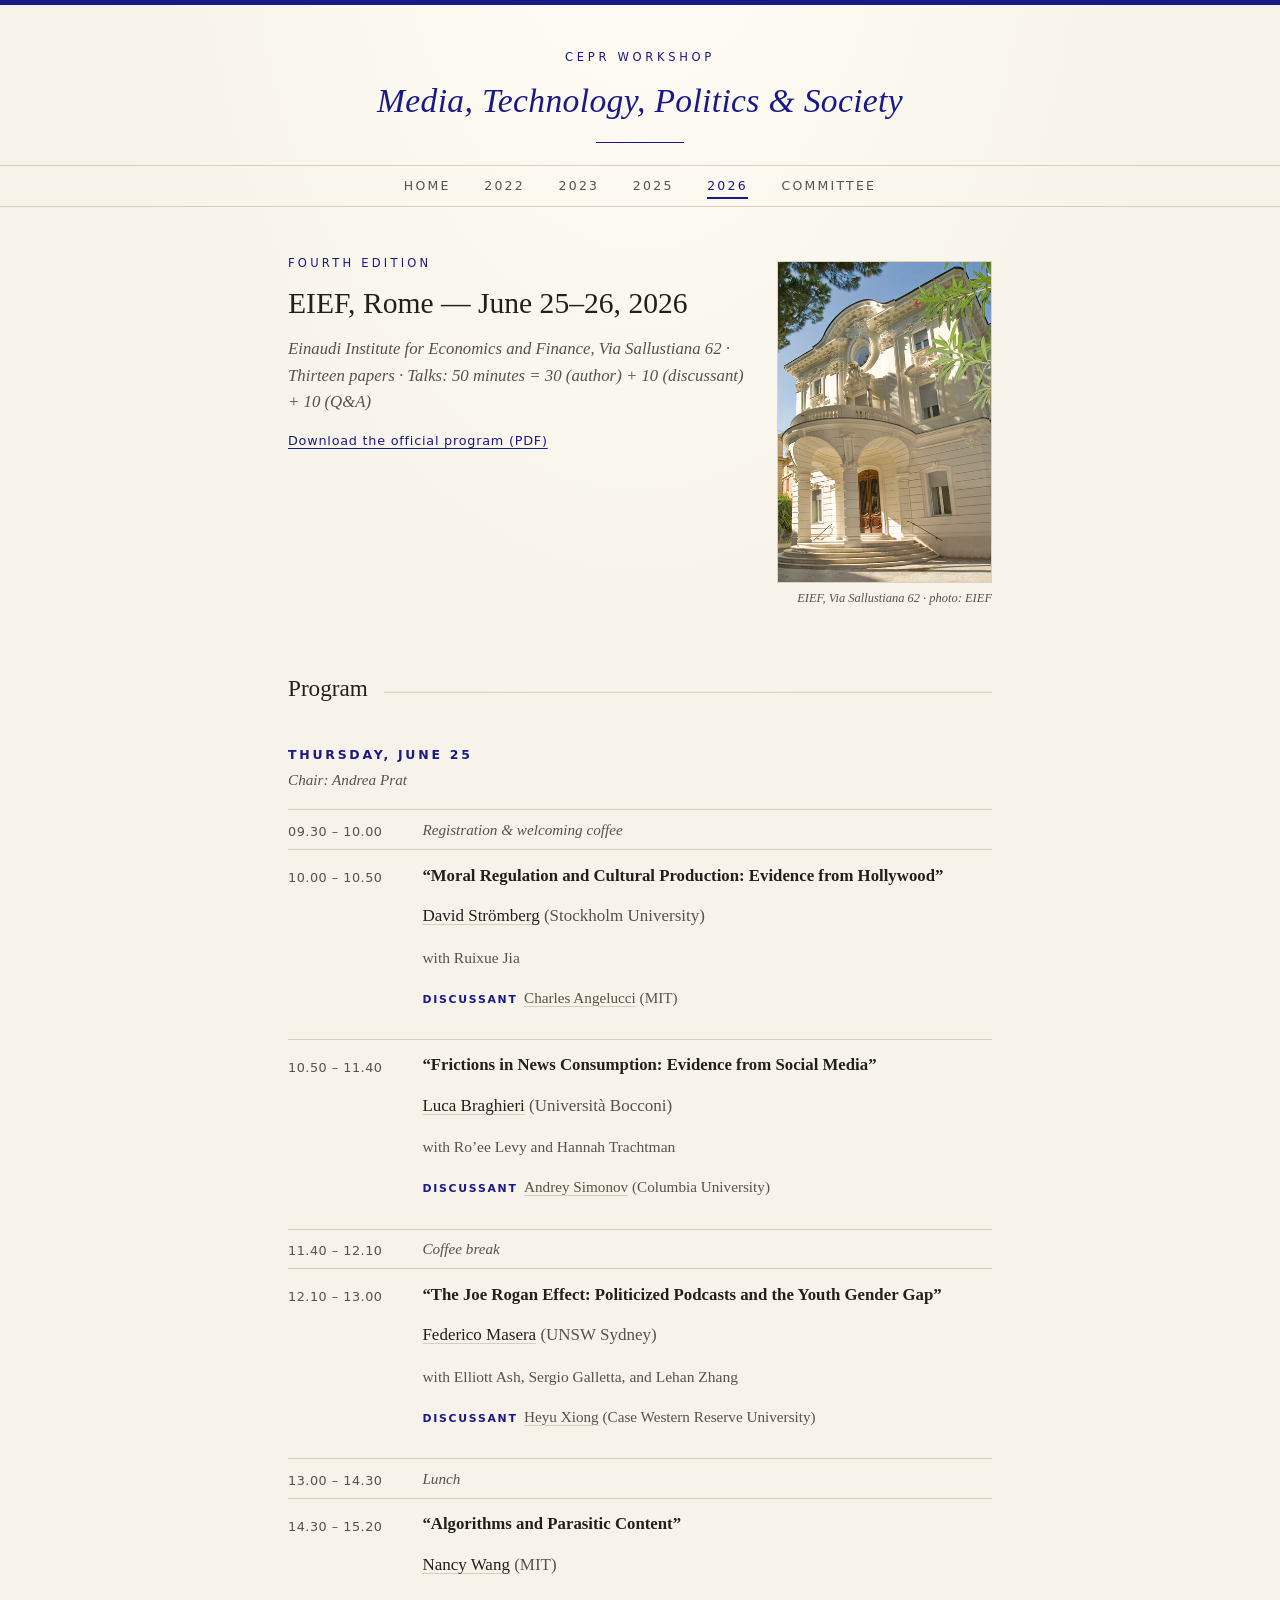
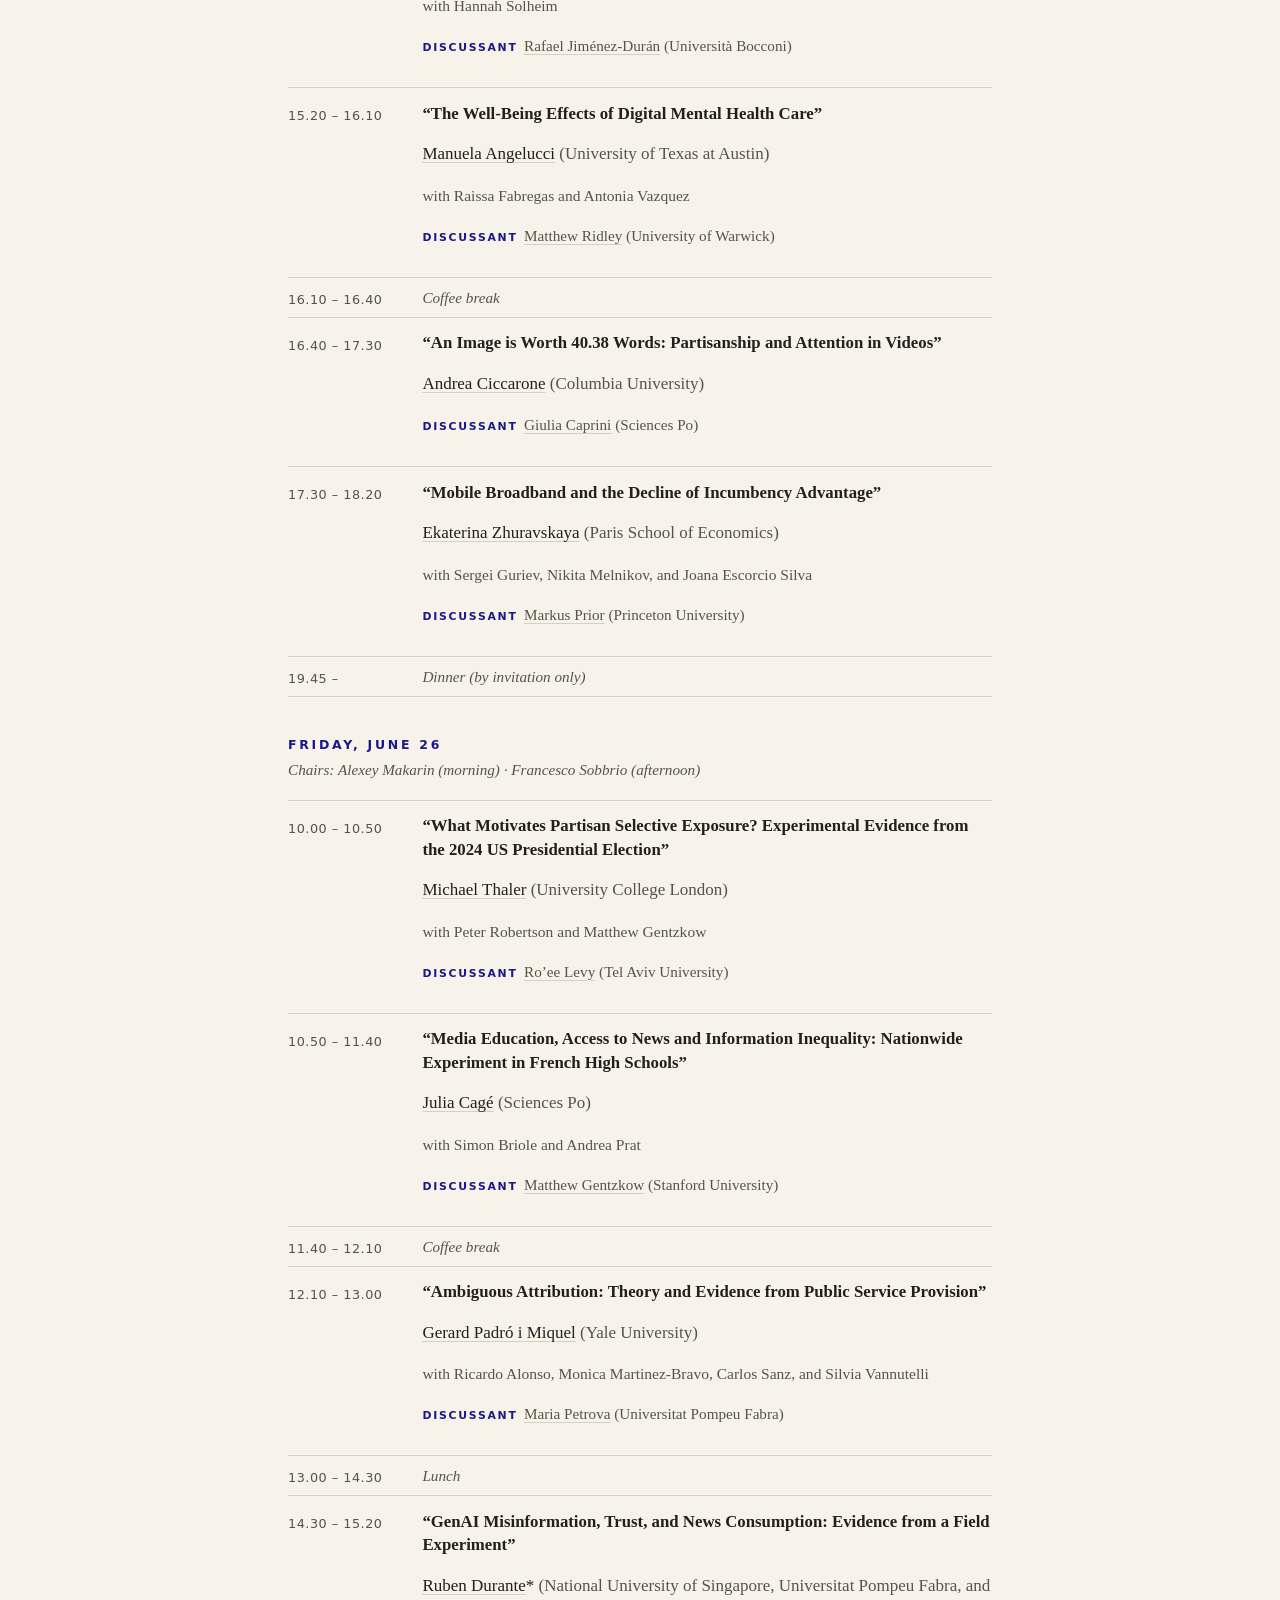
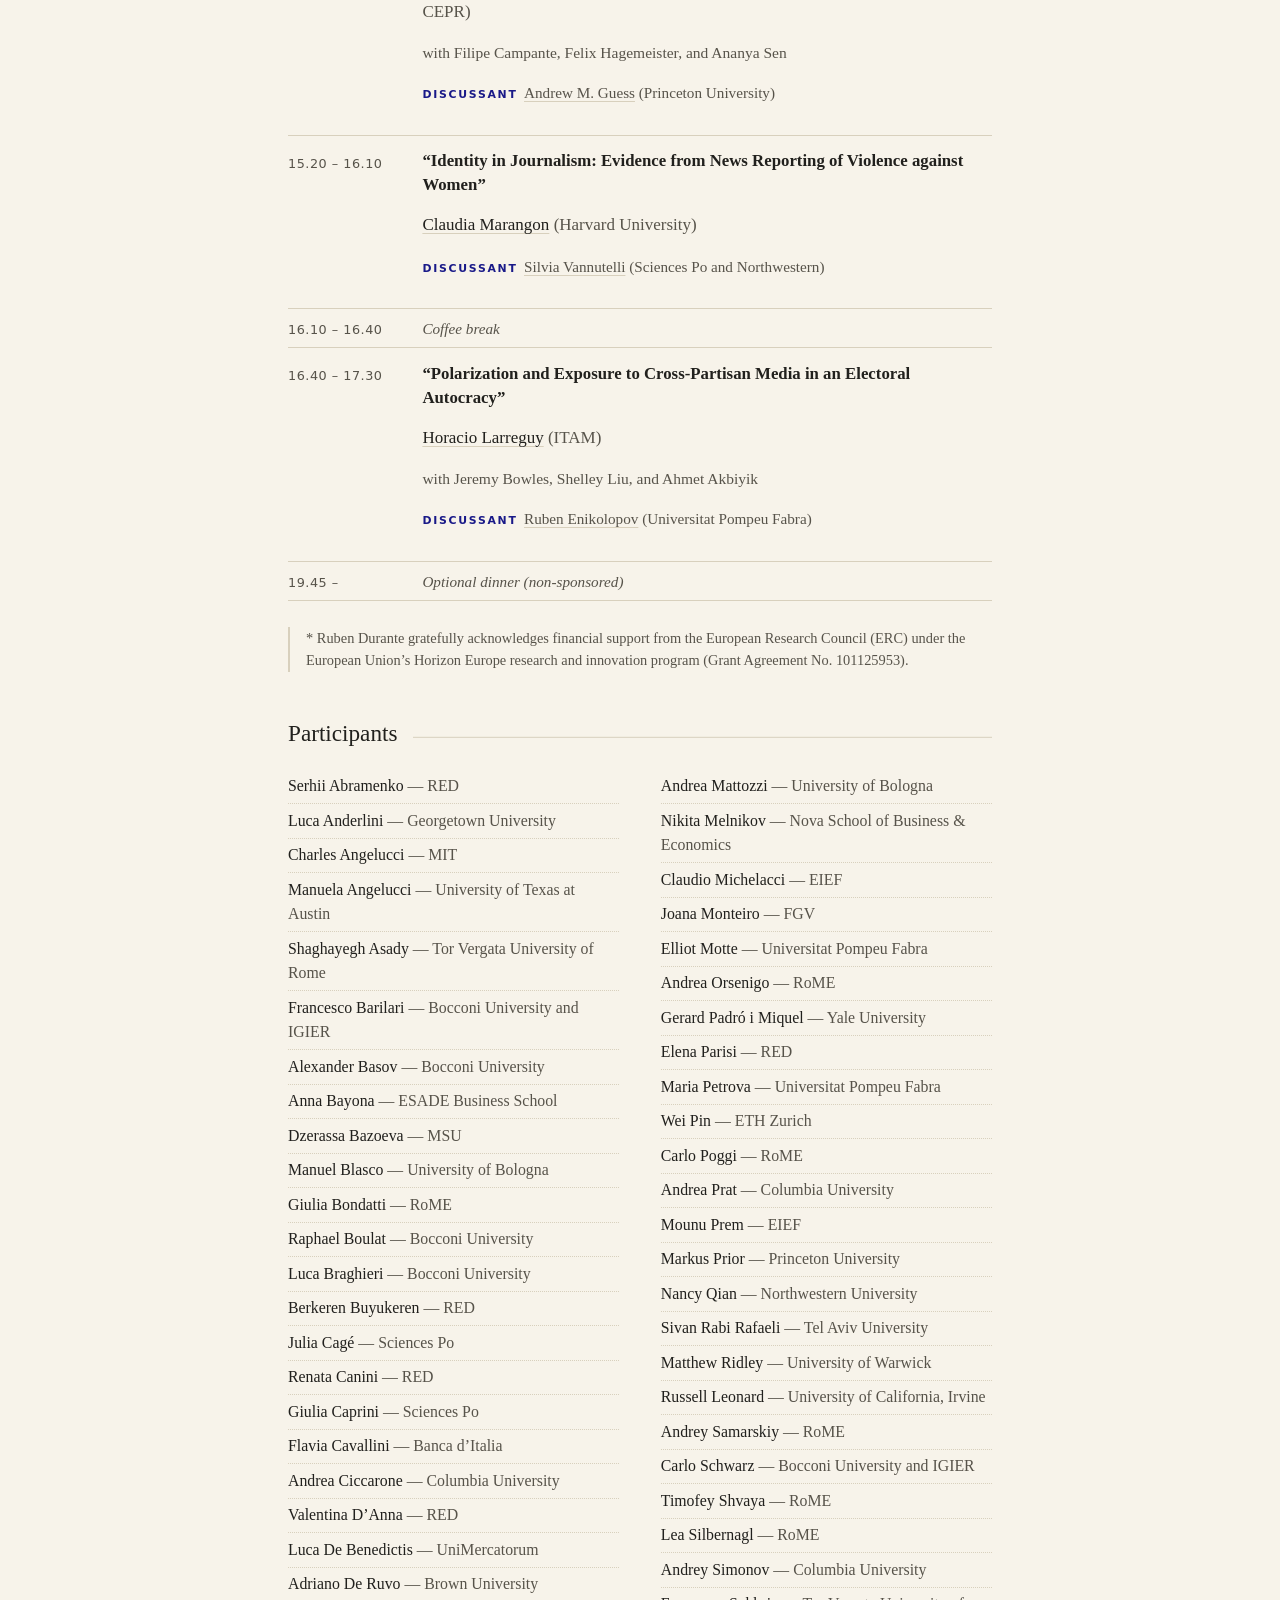
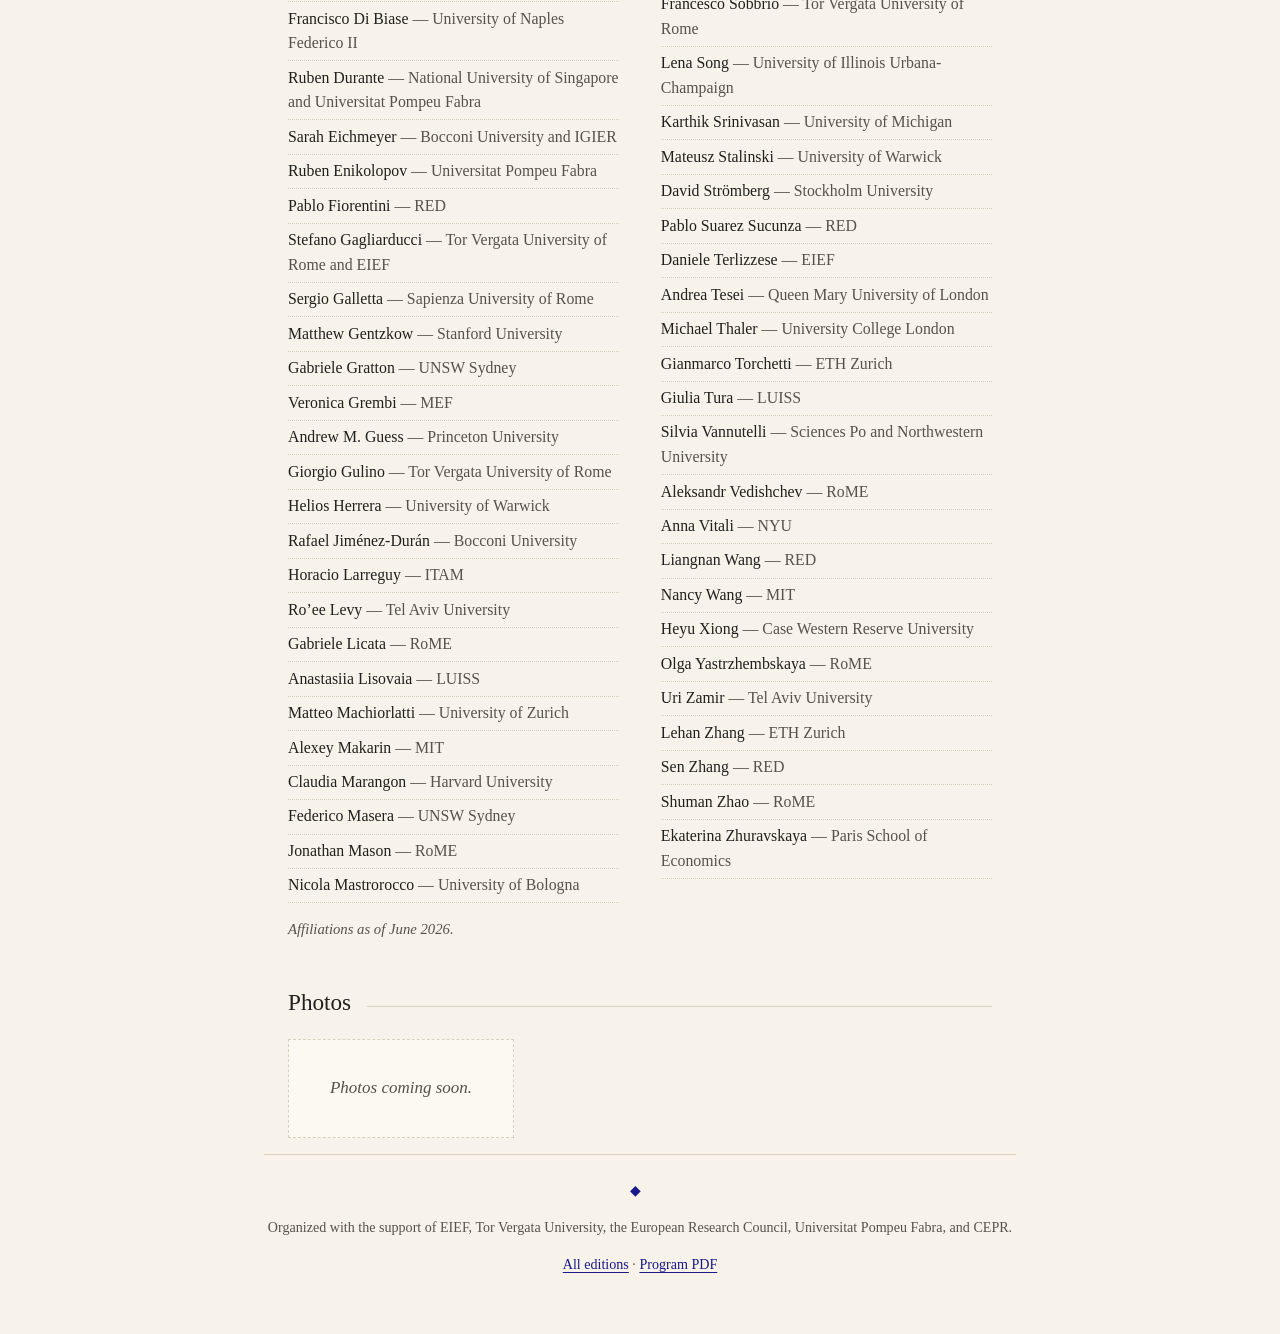
<file: editions/2026.html>
<!DOCTYPE html>
<html lang="en">
<head>
<meta charset="utf-8">
<meta name="viewport" content="width=device-width, initial-scale=1">
<title>4th Workshop — 2026 · CEPR Workshop on Media, Technology, Politics, and Society</title>
<meta name="description" content="Program and participants of the 4th CEPR Workshop on Media, Technology, Politics, and Society — EIEF, Rome, June 25–26, 2026.">
<link rel="icon" href="data:image/svg+xml,%3Csvg xmlns='http://www.w3.org/2000/svg' viewBox='0 0 16 16'%3E%3Crect x='3' y='3' width='10' height='10' transform='rotate(45 8 8)' fill='%23191988'/%3E%3C/svg%3E">
<link rel="stylesheet" href="../assets/style.css">
<!-- Google tag (gtag.js) - same GA4 property as alexeymakarin.github.io;
     workshop pages are distinguishable in reports by the /cepr-media-workshop/ path -->
<script async src="https://www.googletagmanager.com/gtag/js?id=G-3PF0Y8LS38"></script>
<script>
  window.dataLayer = window.dataLayer || [];
  function gtag(){dataLayer.push(arguments);}
  gtag('js', new Date());
  gtag('config', 'G-3PF0Y8LS38');
</script>
</head>
<body>

<header class="masthead wrap">
  <span class="kicker">CEPR Workshop</span>
  <h1><a href="../index.html"><em>Media, Technology, Politics &amp; Society</em></a></h1>
  <hr class="rule">
</header>

<nav class="site" aria-label="Site">
  <ul>
    <li><a href="../index.html">Home</a></li>
    <li><a href="2022.html">2022</a></li>
    <li><a href="2023.html">2023</a></li>
    <li><a href="2025.html">2025</a></li>
    <li><a href="2026.html" aria-current="page">2026</a></li>
    <li><a href="../committee.html">Committee</a></li>
  </ul>
</nav>

<main class="wrap">

  <div class="edition-head">
    <figure class="postcard">
      <img src="../photos/venue/eief-rome.jpg" alt="The EIEF villa at Via Sallustiana 62, Rome" loading="lazy">
      <figcaption>EIEF, Via Sallustiana 62 · photo: EIEF</figcaption>
    </figure>
    <span class="nth">Fourth Edition</span>
    <h2 class="title">EIEF, Rome — June 25–26, 2026</h2>
    <p class="meta">Einaudi Institute for Economics and Finance, Via Sallustiana 62 · Thirteen papers · Talks: 50 minutes = 30 (author) + 10 (discussant) + 10 (Q&amp;A)</p>
    <p class="actions"><a href="../files/program-2026.pdf">Download the official program (PDF)</a></p>
  </div>

  <h2 id="program">Program</h2>

  <section class="day">
    <h3>Thursday, June 25</h3>
    <p class="chair">Chair: Andrea Prat</p>
    <ol class="sessions">
      <li class="session break"><span class="time">09.30 – 10.00</span><span class="what">Registration &amp; welcoming coffee</span></li>
      <li class="session">
        <span class="time">10.00 – 10.50</span>
        <div>
          <p class="paper-title">“Moral Regulation and Cultural Production: Evidence from Hollywood”</p>
          <p class="authors"><a href="https://davidstro.github.io/">David Strömberg</a> <span class="aff">(Stockholm University)</span></p>
          <p class="coauthors">with Ruixue Jia</p>
          <p class="discussant"><b>Discussant</b><a href="https://sites.google.com/site/charlesangelucci/">Charles Angelucci</a> (MIT)</p>
        </div>
      </li>
      <li class="session">
        <span class="time">10.50 – 11.40</span>
        <div>
          <p class="paper-title">“Frictions in News Consumption: Evidence from Social Media”</p>
          <p class="authors"><a href="https://www.lucabraghieri.com/">Luca Braghieri</a> <span class="aff">(Università Bocconi)</span></p>
          <p class="coauthors">with Ro’ee Levy and Hannah Trachtman</p>
          <p class="discussant"><b>Discussant</b><a href="https://www.andreysimonov.com/">Andrey Simonov</a> (Columbia University)</p>
        </div>
      </li>
      <li class="session break"><span class="time">11.40 – 12.10</span><span class="what">Coffee break</span></li>
      <li class="session">
        <span class="time">12.10 – 13.00</span>
        <div>
          <p class="paper-title">“The Joe Rogan Effect: Politicized Podcasts and the Youth Gender Gap”</p>
          <p class="authors"><a href="https://sites.google.com/site/fgmasera/home">Federico Masera</a> <span class="aff">(UNSW Sydney)</span></p>
          <p class="coauthors">with Elliott Ash, Sergio Galletta, and Lehan Zhang</p>
          <p class="discussant"><b>Discussant</b><a href="https://sites.google.com/view/heyu-xiong-economics/home">Heyu Xiong</a> (Case Western Reserve University)</p>
        </div>
      </li>
      <li class="session break"><span class="time">13.00 – 14.30</span><span class="what">Lunch</span></li>
      <li class="session">
        <span class="time">14.30 – 15.20</span>
        <div>
          <p class="paper-title">“Algorithms and Parasitic Content”</p>
          <p class="authors"><a href="https://nancywang3.github.io/">Nancy Wang</a> <span class="aff">(MIT)</span></p>
          <p class="coauthors">with Hannah Solheim</p>
          <p class="discussant"><b>Discussant</b><a href="https://www.rafaeljjd.com/">Rafael Jiménez-Durán</a> (Università Bocconi)</p>
        </div>
      </li>
      <li class="session">
        <span class="time">15.20 – 16.10</span>
        <div>
          <p class="paper-title">“The Well-Being Effects of Digital Mental Health Care”</p>
          <p class="authors"><a href="https://sites.google.com/view/manuelaangelucci/home">Manuela Angelucci</a> <span class="aff">(University of Texas at Austin)</span></p>
          <p class="coauthors">with Raissa Fabregas and Antonia Vazquez</p>
          <p class="discussant"><b>Discussant</b><a href="https://sites.google.com/view/matthewridley">Matthew Ridley</a> (University of Warwick)</p>
        </div>
      </li>
      <li class="session break"><span class="time">16.10 – 16.40</span><span class="what">Coffee break</span></li>
      <li class="session">
        <span class="time">16.40 – 17.30</span>
        <div>
          <p class="paper-title">“An Image is Worth 40.38 Words: Partisanship and Attention in Videos”</p>
          <p class="authors"><a href="https://andreaciccarone.github.io/">Andrea Ciccarone</a> <span class="aff">(Columbia University)</span></p>
          <p class="discussant"><b>Discussant</b><a href="https://www.giuliacaprini.com/">Giulia Caprini</a> (Sciences Po)</p>
        </div>
      </li>
      <li class="session">
        <span class="time">17.30 – 18.20</span>
        <div>
          <p class="paper-title">“Mobile Broadband and the Decline of Incumbency Advantage”</p>
          <p class="authors"><a href="https://www.parisschoolofeconomics.com/zhuravskaya-ekaterina/">Ekaterina Zhuravskaya</a> <span class="aff">(Paris School of Economics)</span></p>
          <p class="coauthors">with Sergei Guriev, Nikita Melnikov, and Joana Escorcio Silva</p>
          <p class="discussant"><b>Discussant</b><a href="https://politics.princeton.edu/people/markus-prior">Markus Prior</a> (Princeton University)</p>
        </div>
      </li>
      <li class="session break"><span class="time">19.45 –</span><span class="what">Dinner (by invitation only)</span></li>
    </ol>
  </section>

  <section class="day">
    <h3>Friday, June 26</h3>
    <p class="chair">Chairs: Alexey Makarin (morning) · Francesco Sobbrio (afternoon)</p>
    <ol class="sessions">
      <li class="session">
        <span class="time">10.00 – 10.50</span>
        <div>
          <p class="paper-title">“What Motivates Partisan Selective Exposure? Experimental Evidence from the 2024 US Presidential Election”</p>
          <p class="authors"><a href="https://www.michaelthaler.com/">Michael Thaler</a> <span class="aff">(University College London)</span></p>
          <p class="coauthors">with Peter Robertson and Matthew Gentzkow</p>
          <p class="discussant"><b>Discussant</b><a href="https://www.roeelevy.com/">Ro’ee Levy</a> (Tel Aviv University)</p>
        </div>
      </li>
      <li class="session">
        <span class="time">10.50 – 11.40</span>
        <div>
          <p class="paper-title">“Media Education, Access to News and Information Inequality: Nationwide Experiment in French High Schools”</p>
          <p class="authors"><a href="https://juliacage.com/">Julia Cagé</a> <span class="aff">(Sciences Po)</span></p>
          <p class="coauthors">with Simon Briole and Andrea Prat</p>
          <p class="discussant"><b>Discussant</b><a href="https://web.stanford.edu/~gentzkow/">Matthew Gentzkow</a> (Stanford University)</p>
        </div>
      </li>
      <li class="session break"><span class="time">11.40 – 12.10</span><span class="what">Coffee break</span></li>
      <li class="session">
        <span class="time">12.10 – 13.00</span>
        <div>
          <p class="paper-title">“Ambiguous Attribution: Theory and Evidence from Public Service Provision”</p>
          <p class="authors"><a href="https://gerardpadro.com/">Gerard Padró i Miquel</a> <span class="aff">(Yale University)</span></p>
          <p class="coauthors">with Ricardo Alonso, Monica Martinez-Bravo, Carlos Sanz, and Silvia Vannutelli</p>
          <p class="discussant"><b>Discussant</b><a href="https://sites.google.com/site/mariapetrovaphd/">Maria Petrova</a> (Universitat Pompeu Fabra)</p>
        </div>
      </li>
      <li class="session break"><span class="time">13.00 – 14.30</span><span class="what">Lunch</span></li>
      <li class="session">
        <span class="time">14.30 – 15.20</span>
        <div>
          <p class="paper-title">“GenAI Misinformation, Trust, and News Consumption: Evidence from a Field Experiment”</p>
          <p class="authors"><a href="https://www.rubendurante.net/">Ruben Durante</a>* <span class="aff">(National University of Singapore, Universitat Pompeu Fabra, and CEPR)</span></p>
          <p class="coauthors">with Filipe Campante, Felix Hagemeister, and Ananya Sen</p>
          <p class="discussant"><b>Discussant</b><a href="https://www.andyguess.com/">Andrew M. Guess</a> (Princeton University)</p>
        </div>
      </li>
      <li class="session">
        <span class="time">15.20 – 16.10</span>
        <div>
          <p class="paper-title">“Identity in Journalism: Evidence from News Reporting of Violence against Women”</p>
          <p class="authors"><a href="https://claudiamarangon.github.io/">Claudia Marangon</a> <span class="aff">(Harvard University)</span></p>
          <p class="discussant"><b>Discussant</b><a href="https://sites.google.com/view/silviavannutelli/home">Silvia Vannutelli</a> (Sciences Po and Northwestern)</p>
        </div>
      </li>
      <li class="session break"><span class="time">16.10 – 16.40</span><span class="what">Coffee break</span></li>
      <li class="session">
        <span class="time">16.40 – 17.30</span>
        <div>
          <p class="paper-title">“Polarization and Exposure to Cross-Partisan Media in an Electoral Autocracy”</p>
          <p class="authors"><a href="https://sites.google.com/site/hlarreguy/">Horacio Larreguy</a> <span class="aff">(ITAM)</span></p>
          <p class="coauthors">with Jeremy Bowles, Shelley Liu, and Ahmet Akbiyik</p>
          <p class="discussant"><b>Discussant</b><a href="https://sites.google.com/site/rubenenikolopov/home">Ruben Enikolopov</a> (Universitat Pompeu Fabra)</p>
        </div>
      </li>
      <li class="session break"><span class="time">19.45 –</span><span class="what">Optional dinner (non-sponsored)</span></li>
    </ol>
  </section>

  <p class="footnote">* Ruben Durante gratefully acknowledges financial support from the European Research Council (ERC) under the European Union’s Horizon Europe research and innovation program (Grant Agreement No.&nbsp;101125953).</p>

  <h2 id="participants">Participants</h2>
  <ul class="people">
    <li>Serhii Abramenko <span class="aff">— RED</span></li>
    <li>Luca Anderlini <span class="aff">— Georgetown University</span></li>
    <li>Charles Angelucci <span class="aff">— MIT</span></li>
    <li>Manuela Angelucci <span class="aff">— University of Texas at Austin</span></li>
    <li>Shaghayegh Asady <span class="aff">— Tor Vergata University of Rome</span></li>
    <li>Francesco Barilari <span class="aff">— Bocconi University and IGIER</span></li>
    <li>Alexander Basov <span class="aff">— Bocconi University</span></li>
    <li>Anna Bayona <span class="aff">— ESADE Business School</span></li>
    <li>Dzerassa Bazoeva <span class="aff">— MSU</span></li>
    <li>Manuel Blasco <span class="aff">— University of Bologna</span></li>
    <li>Giulia Bondatti <span class="aff">— RoME</span></li>
    <li>Raphael Boulat <span class="aff">— Bocconi University</span></li>
    <li>Luca Braghieri <span class="aff">— Bocconi University</span></li>
    <li>Berkeren Buyukeren <span class="aff">— RED</span></li>
    <li>Julia Cagé <span class="aff">— Sciences Po</span></li>
    <li>Renata Canini <span class="aff">— RED</span></li>
    <li>Giulia Caprini <span class="aff">— Sciences Po</span></li>
    <li>Flavia Cavallini <span class="aff">— Banca d’Italia</span></li>
    <li>Andrea Ciccarone <span class="aff">— Columbia University</span></li>
    <li>Valentina D’Anna <span class="aff">— RED</span></li>
    <li>Luca De Benedictis <span class="aff">— UniMercatorum</span></li>
    <li>Adriano De Ruvo <span class="aff">— Brown University</span></li>
    <li>Francisco Di Biase <span class="aff">— University of Naples Federico II</span></li>
    <li>Ruben Durante <span class="aff">— National University of Singapore and Universitat Pompeu Fabra</span></li>
    <li>Sarah Eichmeyer <span class="aff">— Bocconi University and IGIER</span></li>
    <li>Ruben Enikolopov <span class="aff">— Universitat Pompeu Fabra</span></li>
    <li>Pablo Fiorentini <span class="aff">— RED</span></li>
    <li>Stefano Gagliarducci <span class="aff">— Tor Vergata University of Rome and EIEF</span></li>
    <li>Sergio Galletta <span class="aff">— Sapienza University of Rome</span></li>
    <li>Matthew Gentzkow <span class="aff">— Stanford University</span></li>
    <li>Gabriele Gratton <span class="aff">— UNSW Sydney</span></li>
    <li>Veronica Grembi <span class="aff">— MEF</span></li>
    <li>Andrew M. Guess <span class="aff">— Princeton University</span></li>
    <li>Giorgio Gulino <span class="aff">— Tor Vergata University of Rome</span></li>
    <li>Helios Herrera <span class="aff">— University of Warwick</span></li>
    <li>Rafael Jiménez-Durán <span class="aff">— Bocconi University</span></li>
    <li>Horacio Larreguy <span class="aff">— ITAM</span></li>
    <li>Ro’ee Levy <span class="aff">— Tel Aviv University</span></li>
    <li>Gabriele Licata <span class="aff">— RoME</span></li>
    <li>Anastasiia Lisovaia <span class="aff">— LUISS</span></li>
    <li>Matteo Machiorlatti <span class="aff">— University of Zurich</span></li>
    <li>Alexey Makarin <span class="aff">— MIT</span></li>
    <li>Claudia Marangon <span class="aff">— Harvard University</span></li>
    <li>Federico Masera <span class="aff">— UNSW Sydney</span></li>
    <li>Jonathan Mason <span class="aff">— RoME</span></li>
    <li>Nicola Mastrorocco <span class="aff">— University of Bologna</span></li>
    <li>Andrea Mattozzi <span class="aff">— University of Bologna</span></li>
    <li>Nikita Melnikov <span class="aff">— Nova School of Business & Economics</span></li>
    <li>Claudio Michelacci <span class="aff">— EIEF</span></li>
    <li>Joana Monteiro <span class="aff">— FGV</span></li>
    <li>Elliot Motte <span class="aff">— Universitat Pompeu Fabra</span></li>
    <li>Andrea Orsenigo <span class="aff">— RoME</span></li>
    <li>Gerard Padró i Miquel <span class="aff">— Yale University</span></li>
    <li>Elena Parisi <span class="aff">— RED</span></li>
    <li>Maria Petrova <span class="aff">— Universitat Pompeu Fabra</span></li>
    <li>Wei Pin <span class="aff">— ETH Zurich</span></li>
    <li>Carlo Poggi <span class="aff">— RoME</span></li>
    <li>Andrea Prat <span class="aff">— Columbia University</span></li>
    <li>Mounu Prem <span class="aff">— EIEF</span></li>
    <li>Markus Prior <span class="aff">— Princeton University</span></li>
    <li>Nancy Qian <span class="aff">— Northwestern University</span></li>
    <li>Sivan Rabi Rafaeli <span class="aff">— Tel Aviv University</span></li>
    <li>Matthew Ridley <span class="aff">— University of Warwick</span></li>
    <li>Russell Leonard <span class="aff">— University of California, Irvine</span></li>
    <li>Andrey Samarskiy <span class="aff">— RoME</span></li>
    <li>Carlo Schwarz <span class="aff">— Bocconi University and IGIER</span></li>
    <li>Timofey Shvaya <span class="aff">— RoME</span></li>
    <li>Lea Silbernagl <span class="aff">— RoME</span></li>
    <li>Andrey Simonov <span class="aff">— Columbia University</span></li>
    <li>Francesco Sobbrio <span class="aff">— Tor Vergata University of Rome</span></li>
    <li>Lena Song <span class="aff">— University of Illinois Urbana-Champaign</span></li>
    <li>Karthik Srinivasan <span class="aff">— University of Michigan</span></li>
    <li>Mateusz Stalinski <span class="aff">— University of Warwick</span></li>
    <li>David Strömberg <span class="aff">— Stockholm University</span></li>
    <li>Pablo Suarez Sucunza <span class="aff">— RED</span></li>
    <li>Daniele Terlizzese <span class="aff">— EIEF</span></li>
    <li>Andrea Tesei <span class="aff">— Queen Mary University of London</span></li>
    <li>Michael Thaler <span class="aff">— University College London</span></li>
    <li>Gianmarco Torchetti <span class="aff">— ETH Zurich</span></li>
    <li>Giulia Tura <span class="aff">— LUISS</span></li>
    <li>Silvia Vannutelli <span class="aff">— Sciences Po and Northwestern University</span></li>
    <li>Aleksandr Vedishchev <span class="aff">— RoME</span></li>
    <li>Anna Vitali <span class="aff">— NYU</span></li>
    <li>Liangnan Wang <span class="aff">— RED</span></li>
    <li>Nancy Wang <span class="aff">— MIT</span></li>
    <li>Heyu Xiong <span class="aff">— Case Western Reserve University</span></li>
    <li>Olga Yastrzhembskaya <span class="aff">— RoME</span></li>
    <li>Uri Zamir <span class="aff">— Tel Aviv University</span></li>
    <li>Lehan Zhang <span class="aff">— ETH Zurich</span></li>
    <li>Sen Zhang <span class="aff">— RED</span></li>
    <li>Shuman Zhao <span class="aff">— RoME</span></li>
    <li>Ekaterina Zhuravskaya <span class="aff">— Paris School of Economics</span></li>
  </ul>
  <p class="people-note">Affiliations as of June 2026.</p>

  <h2 id="photos">Photos</h2>
  <div class="gallery">
    <p class="coming-soon">Photos coming soon.</p>
    <!-- To add a photo: drop the file in photos/2026/ and add one line like:
    <figure><a href="../photos/2026/01.jpg"><img src="../photos/2026/01.jpg" alt="Workshop session at EIEF" loading="lazy"></a></figure>
    -->
  </div>

</main>

<footer class="site wrap">
  <span class="rule-dot">◆</span>
  <p>Organized with the support of EIEF, Tor Vergata University, the European Research Council, Universitat Pompeu Fabra, and CEPR.</p>
  <p><a href="../index.html">All editions</a> · <a href="../files/program-2026.pdf">Program PDF</a></p>
</footer>

</body>
</html>
</file>
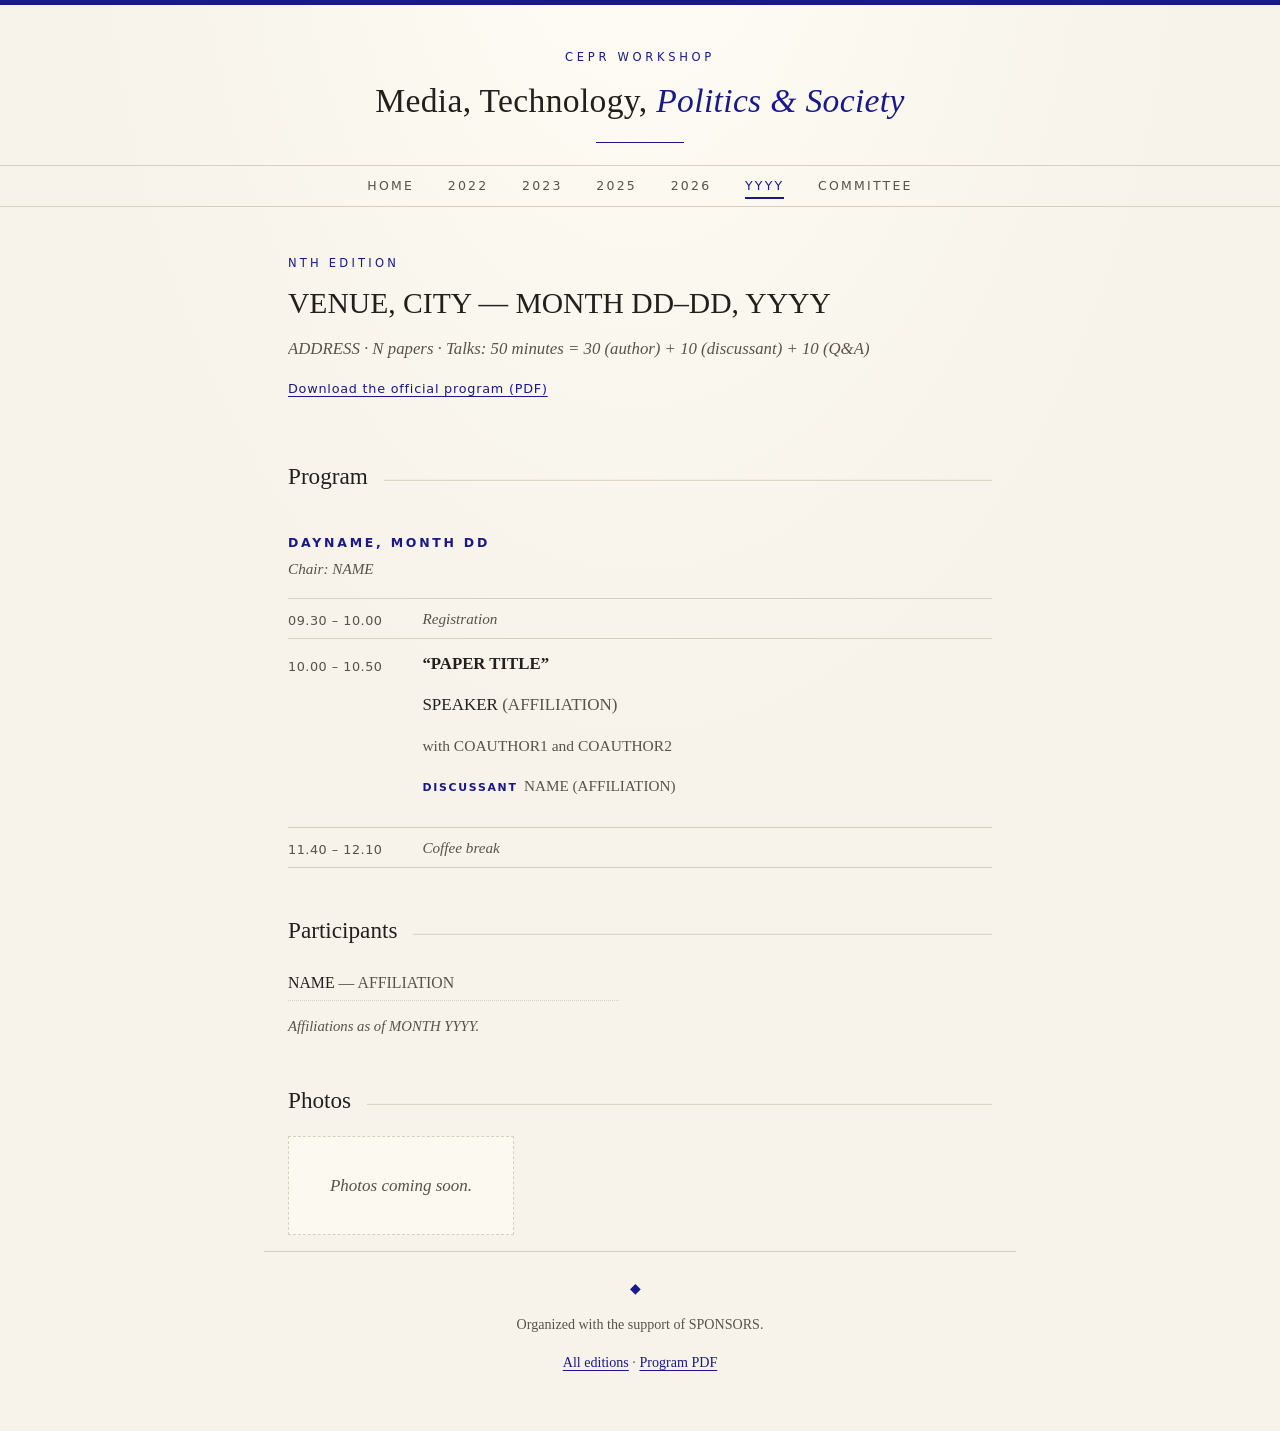
<file: tools/edition-template.html>
<!DOCTYPE html>
<html lang="en">
<head>
<meta charset="utf-8">
<meta name="viewport" content="width=device-width, initial-scale=1">
<title>Nth Workshop — YYYY · CEPR Workshop on Media, Technology, Politics, and Society</title>
<meta name="description" content="Program and participants of the Nth CEPR Workshop on Media, Technology, Politics, and Society — VENUE, CITY, DATES, YYYY.">
<link rel="icon" href="data:image/svg+xml,%3Csvg xmlns='http://www.w3.org/2000/svg' viewBox='0 0 16 16'%3E%3Crect x='3' y='3' width='10' height='10' transform='rotate(45 8 8)' fill='%23191988'/%3E%3C/svg%3E">
<link rel="stylesheet" href="../assets/style.css">
<!-- Google tag (gtag.js) - same GA4 property as alexeymakarin.github.io;
     workshop pages are distinguishable in reports by the /cepr-media-workshop/ path -->
<script async src="https://www.googletagmanager.com/gtag/js?id=G-3PF0Y8LS38"></script>
<script>
  window.dataLayer = window.dataLayer || [];
  function gtag(){dataLayer.push(arguments);}
  gtag('js', new Date());
  gtag('config', 'G-3PF0Y8LS38');
</script>
</head>
<body>

<header class="masthead wrap">
  <span class="kicker">CEPR Workshop</span>
  <h1><a href="../index.html">Media, Technology, <em>Politics &amp; Society</em></a></h1>
  <hr class="rule">
</header>

<!-- Remember: when adding a new edition, add its nav link on EVERY page
     (index.html, committee.html, and each editions/*.html). -->
<nav class="site" aria-label="Site">
  <ul>
    <li><a href="../index.html">Home</a></li>
    <li><a href="2022.html">2022</a></li>
    <li><a href="2023.html">2023</a></li>
    <li><a href="2025.html">2025</a></li>
    <li><a href="2026.html">2026</a></li>
    <li><a href="YYYY.html" aria-current="page">YYYY</a></li>
    <li><a href="../committee.html">Committee</a></li>
  </ul>
</nav>

<main class="wrap">

  <div class="edition-head">
    <span class="nth">Nth Edition</span>
    <h2 class="title">VENUE, CITY — MONTH DD–DD, YYYY</h2>
    <p class="meta">ADDRESS · N papers · Talks: 50 minutes = 30 (author) + 10 (discussant) + 10 (Q&amp;A)</p>
    <p class="actions"><a href="../files/program-YYYY.pdf">Download the official program (PDF)</a></p>
  </div>

  <h2 id="program">Program</h2>

  <section class="day">
    <h3>DAYNAME, MONTH DD</h3>
    <p class="chair">Chair: NAME</p>
    <ol class="sessions">
      <li class="session break"><span class="time">09.30 – 10.00</span><span class="what">Registration</span></li>
      <li class="session">
        <span class="time">10.00 – 10.50</span>
        <div>
          <p class="paper-title">“PAPER TITLE”</p>
          <p class="authors">SPEAKER <span class="aff">(AFFILIATION)</span></p>
          <p class="coauthors">with COAUTHOR1 and COAUTHOR2</p>
          <p class="discussant"><b>Discussant</b>NAME (AFFILIATION)</p>
        </div>
      </li>
      <li class="session break"><span class="time">11.40 – 12.10</span><span class="what">Coffee break</span></li>
      <!-- For keynotes or round tables use: <li class="session special"> with <span class="kind">Keynote</span> -->
    </ol>
  </section>

  <h2 id="participants">Participants</h2>
  <ul class="people">
    <li>NAME <span class="aff">— AFFILIATION</span></li>
  </ul>
  <p class="people-note">Affiliations as of MONTH YYYY.</p>

  <h2 id="photos">Photos</h2>
  <div class="gallery">
    <p class="coming-soon">Photos coming soon.</p>
    <!-- To add a photo: drop the file in photos/YYYY/ and add one line like:
    <figure><a href="../photos/YYYY/01.jpg"><img src="../photos/YYYY/01.jpg" alt="Workshop session" loading="lazy"></a></figure>
    -->
  </div>

</main>

<footer class="site wrap">
  <span class="rule-dot">◆</span>
  <p>Organized with the support of SPONSORS.</p>
  <p><a href="../index.html">All editions</a> · <a href="../files/program-YYYY.pdf">Program PDF</a></p>
</footer>

</body>
</html>
</file>
<file: assets/style.css>
/* ==========================================================================
   CEPR Workshop on Media, Technology, Politics, and Society
   Editorial academic style — warm paper, ink text, deep program blue.
   No JS, no webfonts: characterful system serif stack (Palatino family).
   ========================================================================== */

:root {
  --paper: #f7f3ea;
  --paper-deep: #efe9db;
  --ink: #21201d;
  --ink-soft: #57534a;
  --blue: #191988;          /* the program's title blue */
  --blue-soft: #4444a8;
  --hairline: #d8d0bd;
  --serif: "Palatino Linotype", Palatino, "Book Antiqua", "URW Palladio L", "Palatino LT STD", Georgia, serif;
  --sans: "Gill Sans", "Gill Sans MT", "Avenir Next", Avenir, Seravek, Calibri, system-ui, sans-serif;
}

* { margin: 0; padding: 0; box-sizing: border-box; }

html { scroll-behavior: smooth; }

body {
  font-family: var(--serif);
  background: var(--paper);
  color: var(--ink);
  line-height: 1.55;
  font-size: 1.0625rem;
  border-top: 5px solid var(--blue);
  /* faint paper grain */
  background-image: radial-gradient(ellipse at 50% -20%, #fffdf6 0%, var(--paper) 60%);
  background-attachment: fixed;
}

.wrap {
  max-width: 47rem;
  margin: 0 auto;
  padding: 0 1.5rem;
}

/* --------------------------------------------------------------------------
   Masthead — set like a journal cover
   -------------------------------------------------------------------------- */

.masthead {
  text-align: center;
  padding: 2.75rem 0 1.4rem;
}

.masthead .kicker {
  font-family: var(--sans);
  font-size: 0.72rem;
  letter-spacing: 0.32em;
  text-transform: uppercase;
  color: var(--blue);
  display: block;
  margin-bottom: 0.9rem;
}

.masthead h1 {
  font-weight: 500;
  font-size: 2.1rem;
  line-height: 1.18;
  letter-spacing: 0.01em;
}

.masthead h1 a { color: var(--ink); text-decoration: none; }
.masthead h1 em { font-style: italic; color: var(--blue); }

.masthead .rule {
  width: 5.5rem;
  height: 1px;
  background: var(--blue);
  border: 0;
  margin: 1.3rem auto 0;
  position: relative;
}
.masthead .rule::after {
  content: "";
  position: absolute;
  left: 50%; top: -2.5px;
  width: 6px; height: 6px;
  background: var(--blue);
  transform: translateX(-50%) rotate(45deg);
}

/* --------------------------------------------------------------------------
   Navigation
   -------------------------------------------------------------------------- */

nav.site {
  border-top: 1px solid var(--hairline);
  border-bottom: 1px solid var(--hairline);
  margin-bottom: 3rem;
}

nav.site ul {
  list-style: none;
  display: flex;
  flex-wrap: wrap;
  justify-content: center;
  gap: 0 2.1rem;
  padding: 0.65rem 0;
  font-family: var(--sans);
  font-size: 0.78rem;
  letter-spacing: 0.18em;
  text-transform: uppercase;
}

nav.site a {
  color: var(--ink-soft);
  text-decoration: none;
  padding: 0.2rem 0;
  border-bottom: 2px solid transparent;
}
nav.site a:hover { color: var(--blue); }
nav.site a[aria-current="page"] {
  color: var(--blue);
  border-bottom-color: var(--blue);
}

/* --------------------------------------------------------------------------
   General typography
   -------------------------------------------------------------------------- */

main { padding-bottom: 4rem; }

h2 {
  font-weight: 500;
  font-size: 1.45rem;
  margin: 2.8rem 0 1.1rem;
  display: flex;
  align-items: baseline;
  gap: 1rem;
}
h2::after {
  content: "";
  flex: 1;
  height: 1px;
  background: var(--hairline);
  transform: translateY(-0.2rem);
}

h3 {
  font-family: var(--sans);
  font-size: 0.78rem;
  letter-spacing: 0.22em;
  text-transform: uppercase;
  color: var(--blue);
  font-weight: 600;
  margin: 2.2rem 0 0.9rem;
}

p { margin: 0 0 1rem; }
p.lede { font-size: 1.16rem; line-height: 1.6; }

a { color: var(--blue); text-underline-offset: 3px; text-decoration-thickness: 1px; }
a:hover { color: var(--blue-soft); }

.muted { color: var(--ink-soft); }

/* --------------------------------------------------------------------------
   Homepage: next-edition banner + edition cards
   -------------------------------------------------------------------------- */

.banner {
  border: 1px solid var(--blue);
  background: linear-gradient(180deg, rgba(25, 25, 136, 0.05), rgba(25, 25, 136, 0.02));
  padding: 1.15rem 1.4rem;
  margin: 2.2rem 0;
  display: flex;
  align-items: baseline;
  gap: 1rem;
  flex-wrap: wrap;
}
.banner .label {
  font-family: var(--sans);
  font-size: 0.7rem;
  letter-spacing: 0.24em;
  text-transform: uppercase;
  color: var(--blue);
  white-space: nowrap;
}
.banner .what { font-size: 1.05rem; }

.editions-grid {
  display: grid;
  grid-template-columns: repeat(auto-fill, minmax(19rem, 1fr));
  gap: 1.2rem;
  margin: 1.6rem 0;
}

.edition-card {
  display: block;
  text-decoration: none;
  color: var(--ink);
  border: 1px solid var(--hairline);
  background: #fffdf6;
  padding: 1.5rem 1.5rem 1.3rem;
  position: relative;
  transition: border-color 0.18s ease, transform 0.18s ease, box-shadow 0.18s ease;
}
.edition-card:hover {
  border-color: var(--blue);
  transform: translateY(-2px);
  box-shadow: 0 10px 24px -18px rgba(25, 25, 136, 0.55);
  color: var(--ink);
}

.edition-card .year {
  font-size: 2.9rem;
  line-height: 1;
  color: var(--blue);
  letter-spacing: 0.02em;
  font-variant-numeric: lining-nums;
}
.edition-card .nth {
  font-family: var(--sans);
  font-size: 0.68rem;
  letter-spacing: 0.22em;
  text-transform: uppercase;
  color: var(--ink-soft);
  display: block;
  margin: 0.55rem 0 0.2rem;
}
.edition-card .venue { font-size: 1.02rem; }
.edition-card .detail {
  color: var(--ink-soft);
  font-size: 0.92rem;
  margin-top: 0.35rem;
  font-style: italic;
}
.edition-card::after {
  content: "→";
  position: absolute;
  right: 1.3rem;
  top: 1.45rem;
  color: var(--hairline);
  font-family: var(--sans);
  transition: color 0.18s ease, transform 0.18s ease;
}
.edition-card:hover::after { color: var(--blue); transform: translateX(3px); }

/* --------------------------------------------------------------------------
   Edition page header
   -------------------------------------------------------------------------- */

.edition-head { margin-bottom: 0.6rem; overflow: auto; }

/* venue postcard, floated beside the edition header */
.postcard {
  float: right;
  width: 215px;
  margin: 0.35rem 0 1.1rem 2rem;
}
.postcard img {
  width: 100%;
  display: block;
  border: 1px solid var(--hairline);
  filter: sepia(0.08);
}
.postcard figcaption {
  font-size: 0.78rem;
  color: var(--ink-soft);
  font-style: italic;
  padding-top: 0.35rem;
  text-align: right;
}
.postcard figcaption a { color: inherit; }

.edition-head .nth {
  font-family: var(--sans);
  font-size: 0.72rem;
  letter-spacing: 0.28em;
  text-transform: uppercase;
  color: var(--blue);
  display: block;
  margin-bottom: 0.5rem;
}

.edition-head h2.title {
  font-size: 1.85rem;
  margin: 0 0 0.6rem;
  display: block;
}
.edition-head h2.title::after { content: none; }

.edition-head .meta {
  font-style: italic;
  color: var(--ink-soft);
  font-size: 1.05rem;
}

.edition-head .actions {
  margin-top: 1rem;
  font-family: var(--sans);
  font-size: 0.8rem;
  letter-spacing: 0.06em;
}

/* --------------------------------------------------------------------------
   Program
   -------------------------------------------------------------------------- */

.day {
  margin: 2.4rem 0 0;
}

.day > h3 { margin-bottom: 0; }
.day .chair {
  font-style: italic;
  color: var(--ink-soft);
  font-size: 0.95rem;
  margin: 0.25rem 0 0;
}

ol.sessions { list-style: none; margin-top: 1.1rem; }

.session {
  display: grid;
  grid-template-columns: 7.2rem 1fr;
  gap: 0 1.2rem;
  padding: 0.85rem 0;
  border-top: 1px solid var(--hairline);
}
.session:last-child { border-bottom: 1px solid var(--hairline); }

.session .time {
  font-family: var(--sans);
  font-size: 0.8rem;
  color: var(--ink-soft);
  letter-spacing: 0.04em;
  padding-top: 0.28rem;
  white-space: nowrap;
  font-variant-numeric: tabular-nums;
}

.session .paper-title {
  font-weight: 600;
  font-size: 1.05rem;
  line-height: 1.4;
}

.session .authors { margin-top: 0.15rem; }
.session .authors .aff { color: var(--ink-soft); }
.session .coauthors { color: var(--ink-soft); font-size: 0.97rem; margin-top: 0.05rem; }

.session .discussant {
  font-size: 0.95rem;
  margin-top: 0.3rem;
  color: var(--ink-soft);
}
.session .discussant b {
  font-family: var(--sans);
  font-weight: 600;
  font-size: 0.68rem;
  letter-spacing: 0.16em;
  text-transform: uppercase;
  color: var(--blue);
  margin-right: 0.4rem;
}

/* people links in the program: quiet underline, blue on hover */
.session .authors a,
.session .coauthors a,
.session .discussant a,
.session .paper-title a {
  color: inherit;
  text-decoration: underline;
  text-decoration-thickness: 1px;
  text-decoration-color: var(--hairline);
  text-underline-offset: 3px;
}
.session .authors a:hover,
.session .coauthors a:hover,
.session .discussant a:hover,
.session .paper-title a:hover {
  color: var(--blue);
  text-decoration-color: var(--blue);
}

/* breaks: quiet rows */
.session.break { padding: 0.45rem 0; }
.session.break .what {
  color: var(--ink-soft);
  font-style: italic;
  font-size: 0.95rem;
  padding-top: 0.05rem;
}

/* keynotes & special sessions */
.session.special {
  border-left: 3px solid var(--blue);
  padding-left: 1rem;
  background: linear-gradient(90deg, rgba(25, 25, 136, 0.045), transparent 70%);
}
.session.special .kind {
  font-family: var(--sans);
  font-weight: 600;
  font-size: 0.68rem;
  letter-spacing: 0.2em;
  text-transform: uppercase;
  color: var(--blue);
  display: block;
  margin-bottom: 0.15rem;
}

.timing-note {
  font-style: italic;
  color: var(--ink-soft);
  font-size: 0.95rem;
  margin-top: 1.4rem;
}

.footnote {
  font-size: 0.9rem;
  color: var(--ink-soft);
  border-left: 2px solid var(--hairline);
  padding-left: 1rem;
  margin-top: 1.6rem;
}

/* --------------------------------------------------------------------------
   Participants
   -------------------------------------------------------------------------- */

ul.people {
  list-style: none;
  columns: 2;
  column-gap: 2.6rem;
  margin-top: 1rem;
}
ul.people li {
  padding: 0.28rem 0;
  break-inside: avoid;
  border-bottom: 1px dotted var(--hairline);
  font-size: 0.99rem;
}
ul.people .aff { color: var(--ink-soft); }

.people-note {
  font-size: 0.92rem;
  font-style: italic;
  color: var(--ink-soft);
  margin-top: 0.9rem;
}

/* --------------------------------------------------------------------------
   Committee page
   -------------------------------------------------------------------------- */

.chairs {
  display: grid;
  grid-template-columns: repeat(auto-fit, minmax(15rem, 1fr));
  gap: 1.2rem;
  margin: 1.4rem 0 0.6rem;
}
.chair-card {
  border: 1px solid var(--hairline);
  background: #fffdf6;
  padding: 1.2rem 1.4rem;
}
.chair-card .name { font-size: 1.2rem; font-weight: 600; }
.chair-card .role {
  font-family: var(--sans);
  font-size: 0.68rem;
  letter-spacing: 0.2em;
  text-transform: uppercase;
  color: var(--blue);
  display: block;
  margin-bottom: 0.3rem;
}

/* --------------------------------------------------------------------------
   Photo gallery
   -------------------------------------------------------------------------- */

.gallery {
  display: grid;
  grid-template-columns: repeat(auto-fill, minmax(220px, 1fr));
  gap: 0.8rem;
  margin-top: 1rem;
}
.gallery figure { margin: 0; }
.gallery img {
  width: 100%;
  height: 100%;
  aspect-ratio: 4 / 3;
  object-fit: cover;
  display: block;
  border: 1px solid var(--hairline);
  filter: sepia(0.06);
  transition: filter 0.2s ease;
}
.gallery a:hover img { filter: none; }
.gallery figcaption {
  font-size: 0.82rem;
  color: var(--ink-soft);
  font-style: italic;
  padding-top: 0.25rem;
}

.coming-soon {
  border: 1px dashed var(--hairline);
  color: var(--ink-soft);
  font-style: italic;
  text-align: center;
  padding: 2.2rem 1rem;
  background: rgba(255, 253, 246, 0.6);
}

/* --------------------------------------------------------------------------
   Footer
   -------------------------------------------------------------------------- */

footer.site {
  border-top: 1px solid var(--hairline);
  padding: 1.6rem 0 2.6rem;
  font-size: 0.88rem;
  color: var(--ink-soft);
  text-align: center;
}
footer.site .rule-dot {
  color: var(--blue);
  letter-spacing: 0.6em;
  display: block;
  margin-bottom: 0.9rem;
}

/* --------------------------------------------------------------------------
   Small screens
   -------------------------------------------------------------------------- */

@media (max-width: 640px) {
  .masthead h1 { font-size: 1.55rem; }
  nav.site ul { gap: 0 1.2rem; font-size: 0.72rem; }
  .session { grid-template-columns: 1fr; gap: 0.15rem; }
  .session .time { padding-top: 0; }
  ul.people { columns: 1; }
  .banner { flex-direction: column; gap: 0.3rem; }
  .postcard { float: none; width: 100%; max-width: 260px; margin: 0 auto 1.4rem; }
  .postcard figcaption { text-align: center; }
}

@media print {
  nav.site, .actions { display: none; }
  body { border-top: none; background: white; }
}
</file>
